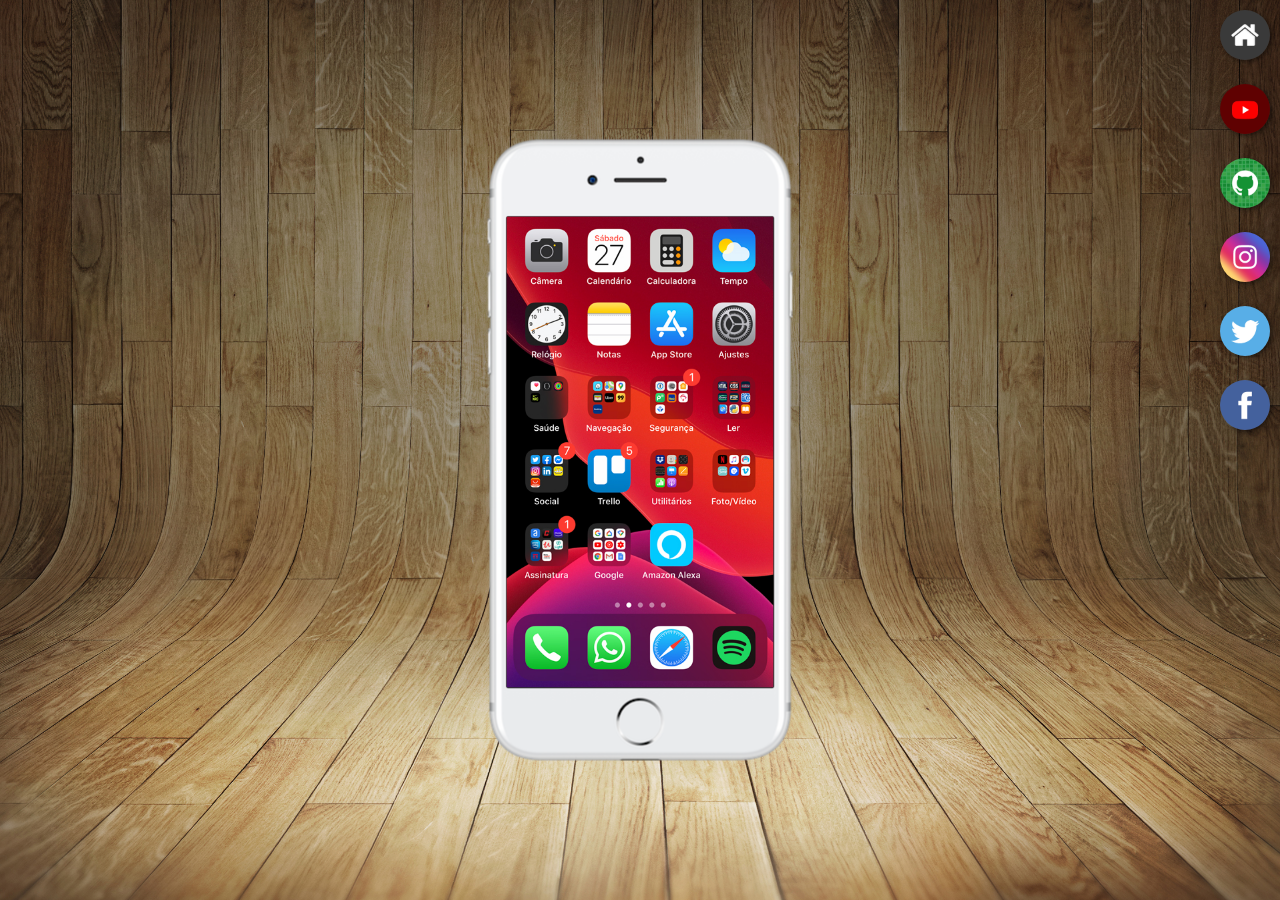
<file: index.html>
<!DOCTYPE html>
<html lang="pt-br">
<head>
    <meta charset="UTF-8">
    <meta http-equiv="X-UA-Compatible" content="IE=edge">
    <meta name="viewport" content="width=device-width, initial-scale=1.0">
    <title>Projeto Redes Sociais</title>
    <link rel="shortcut icon" href="imagens/favicon.ico" type="image/x-icon">
    <link rel="stylesheet" href="estilos/style.css">
</head>
<body>
    <main>
        <section id="telefone">
            <iframe src="home.html" name="tela" id="tela" frameborder="0">
                Seu navegador não é compatível
            </iframe>
        </section>
        <section id="redes-sociais">
            <a href="home.html" target="tela"><img src="imagens/logo-home.jpg" alt="Home"></a><br>
            <a href="youtube.html" target="tela"><img src="imagens/logo-youtube.jpg" alt=""></a><br>
            <a href="github.html" target="tela"><img src="imagens/logo-github.jpg" alt=""></a><br>
            <a href="instagram.html" target="tela"><img src="imagens/logo-instagram.jpg" alt=""></a><br>
            <a href="twitter.html" target="tela"><img src="imagens/logo-twitter.jpg" alt=""></a><br>
            <a href="facebook.html" target="tela"><img src="imagens/logo-facebook.jpg" alt=""></a><br>
        </section>
    </main>
</body>
</html>
</file>
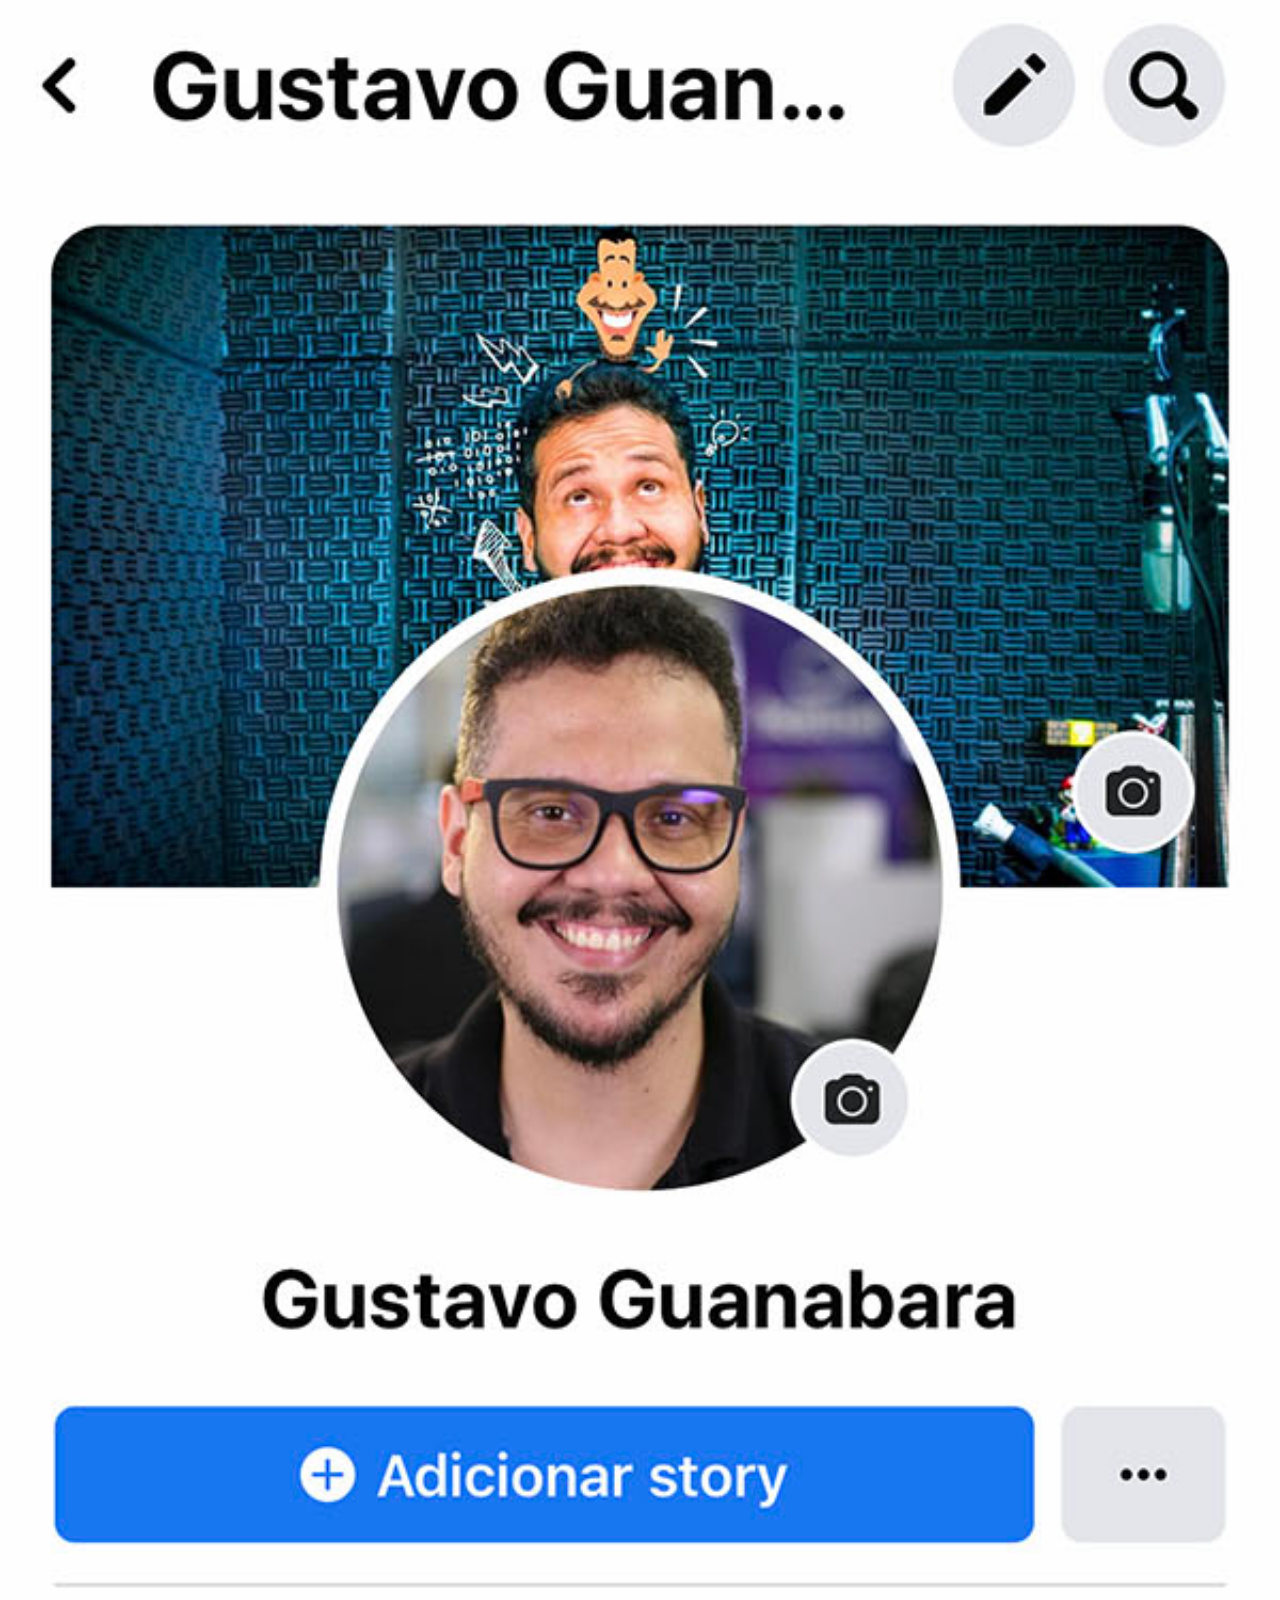
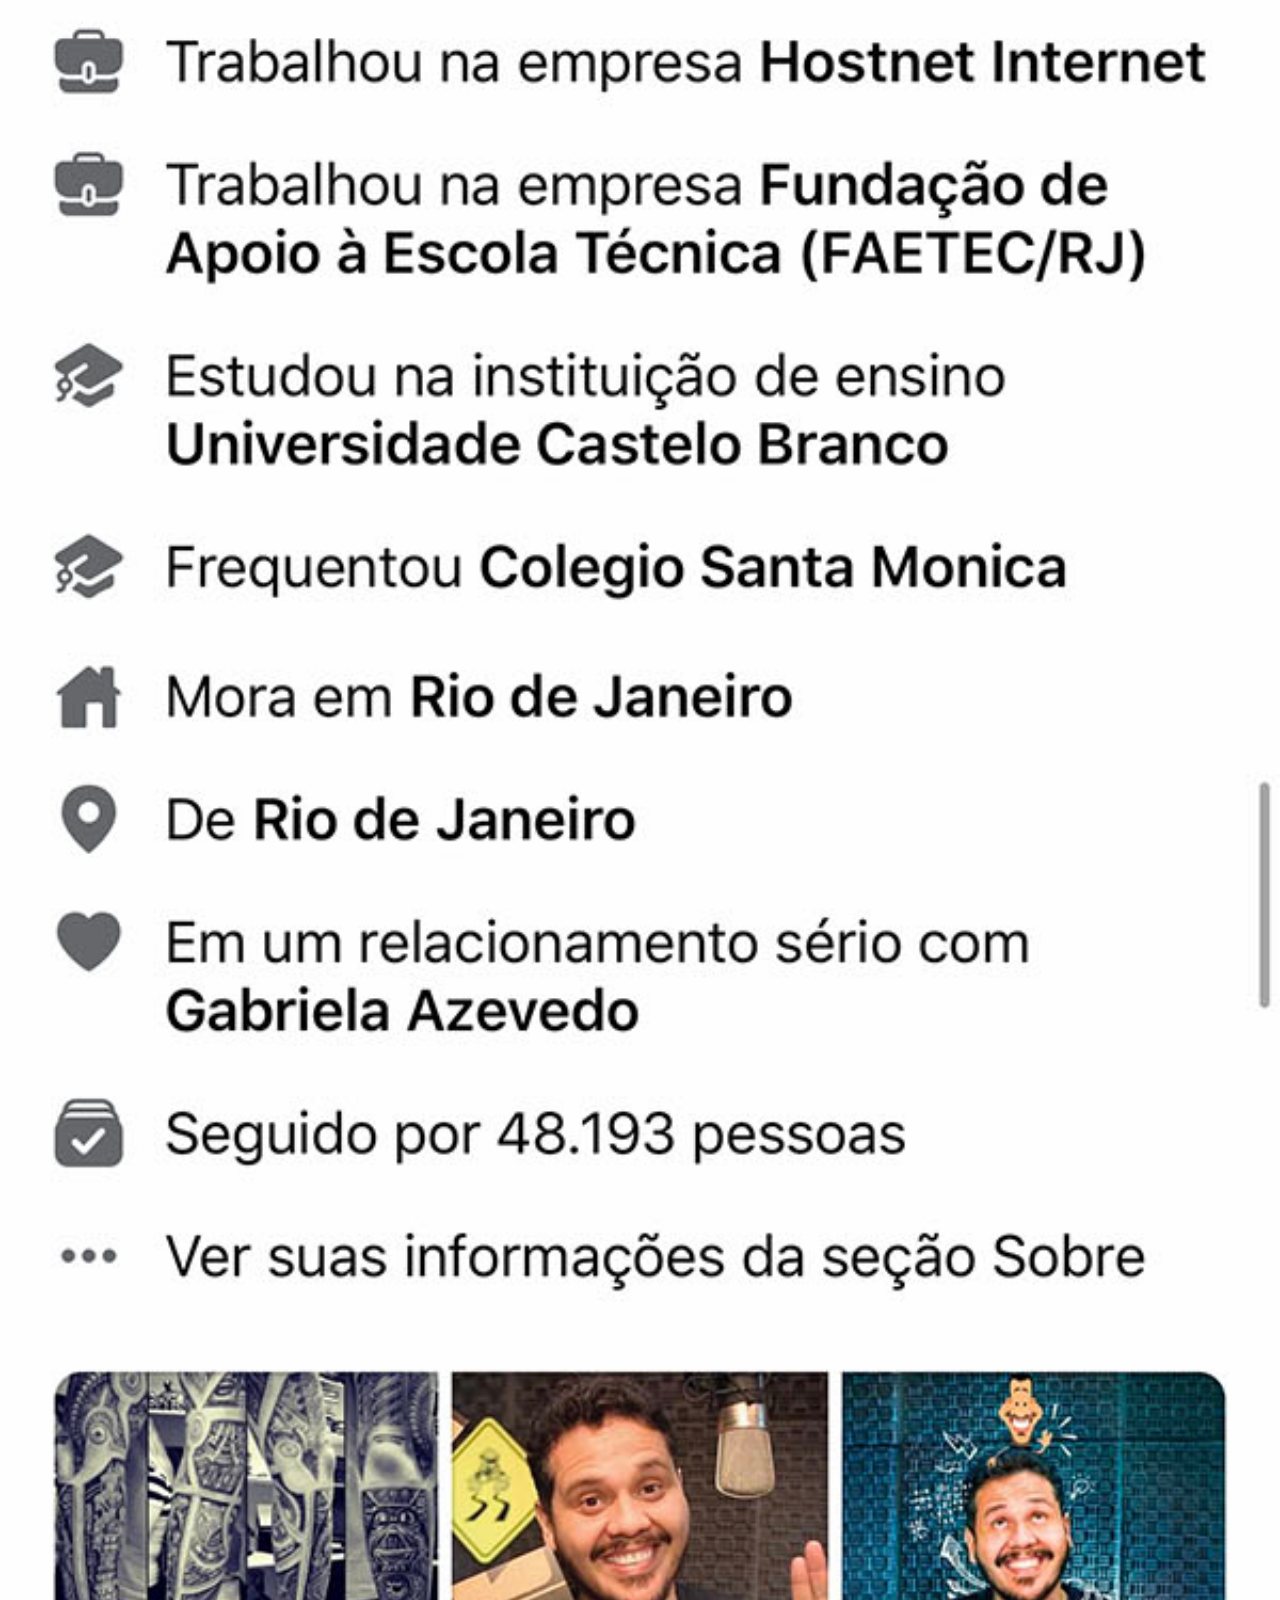
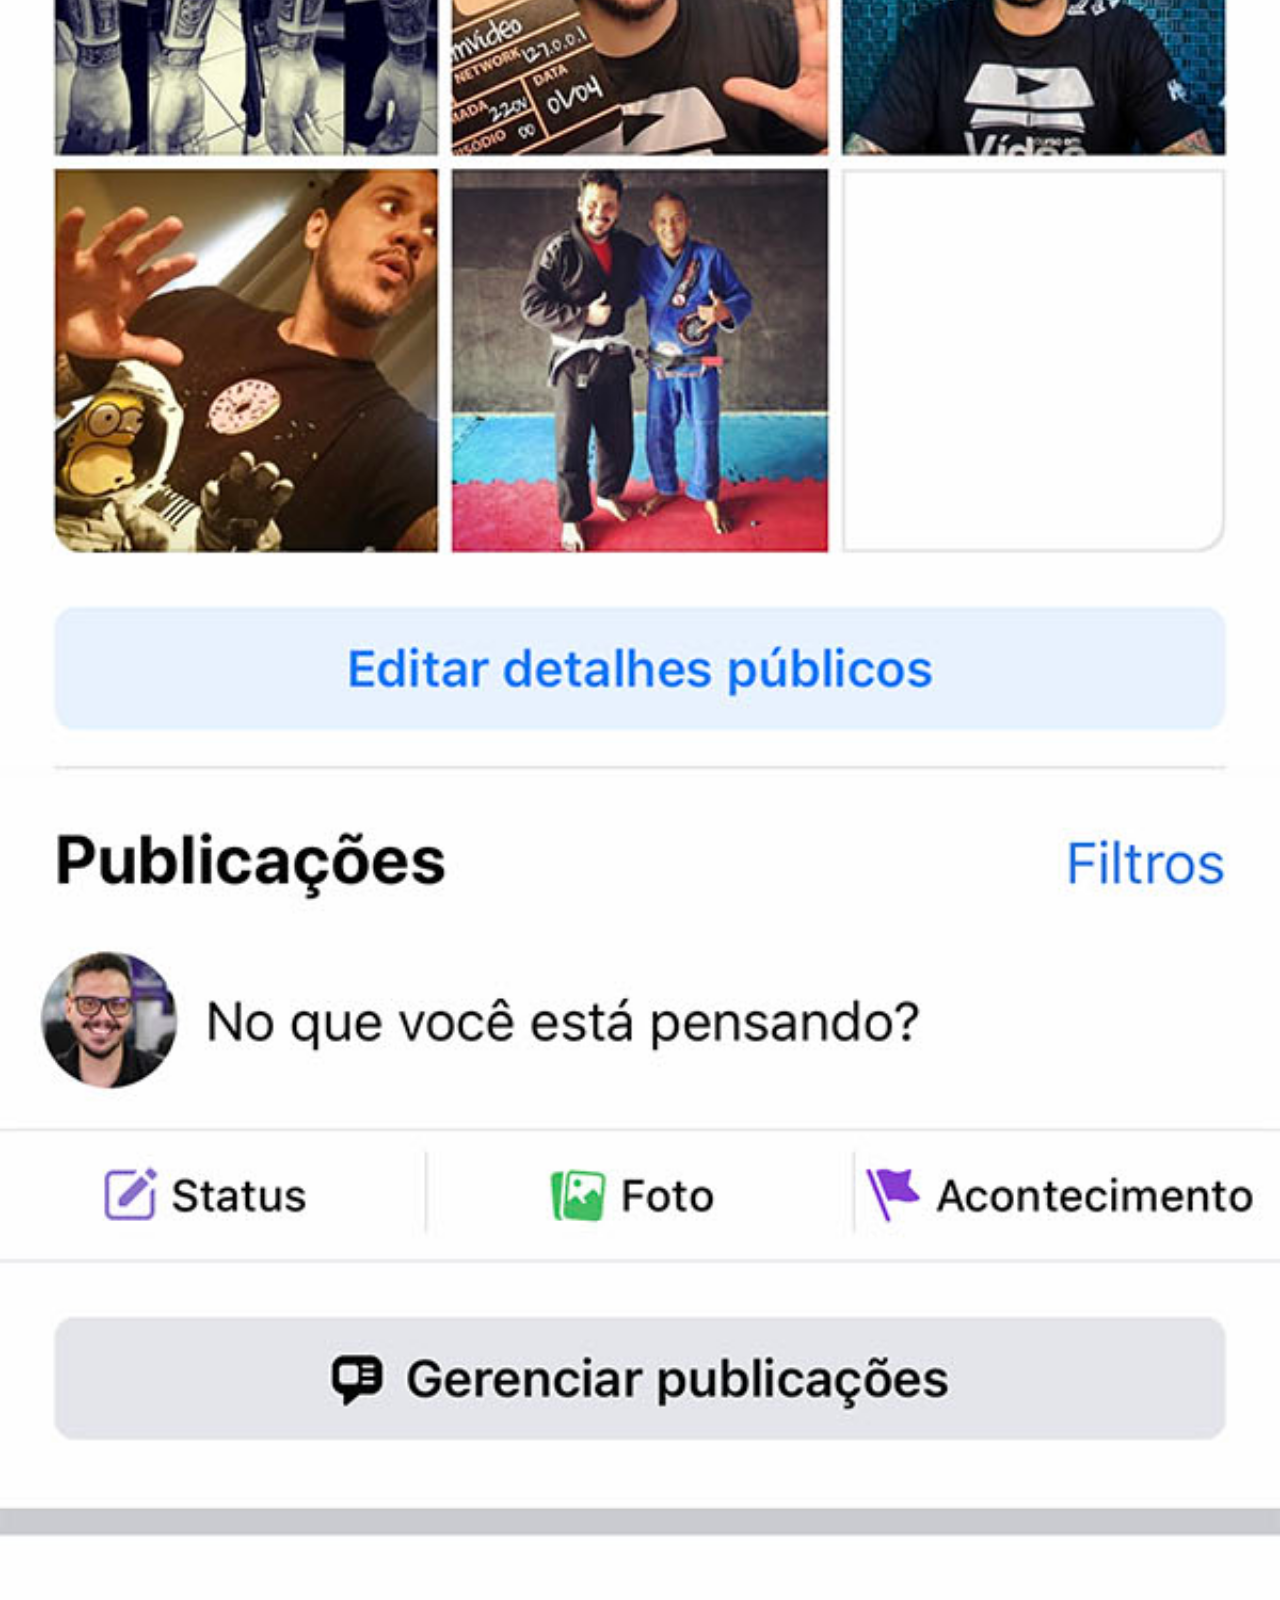
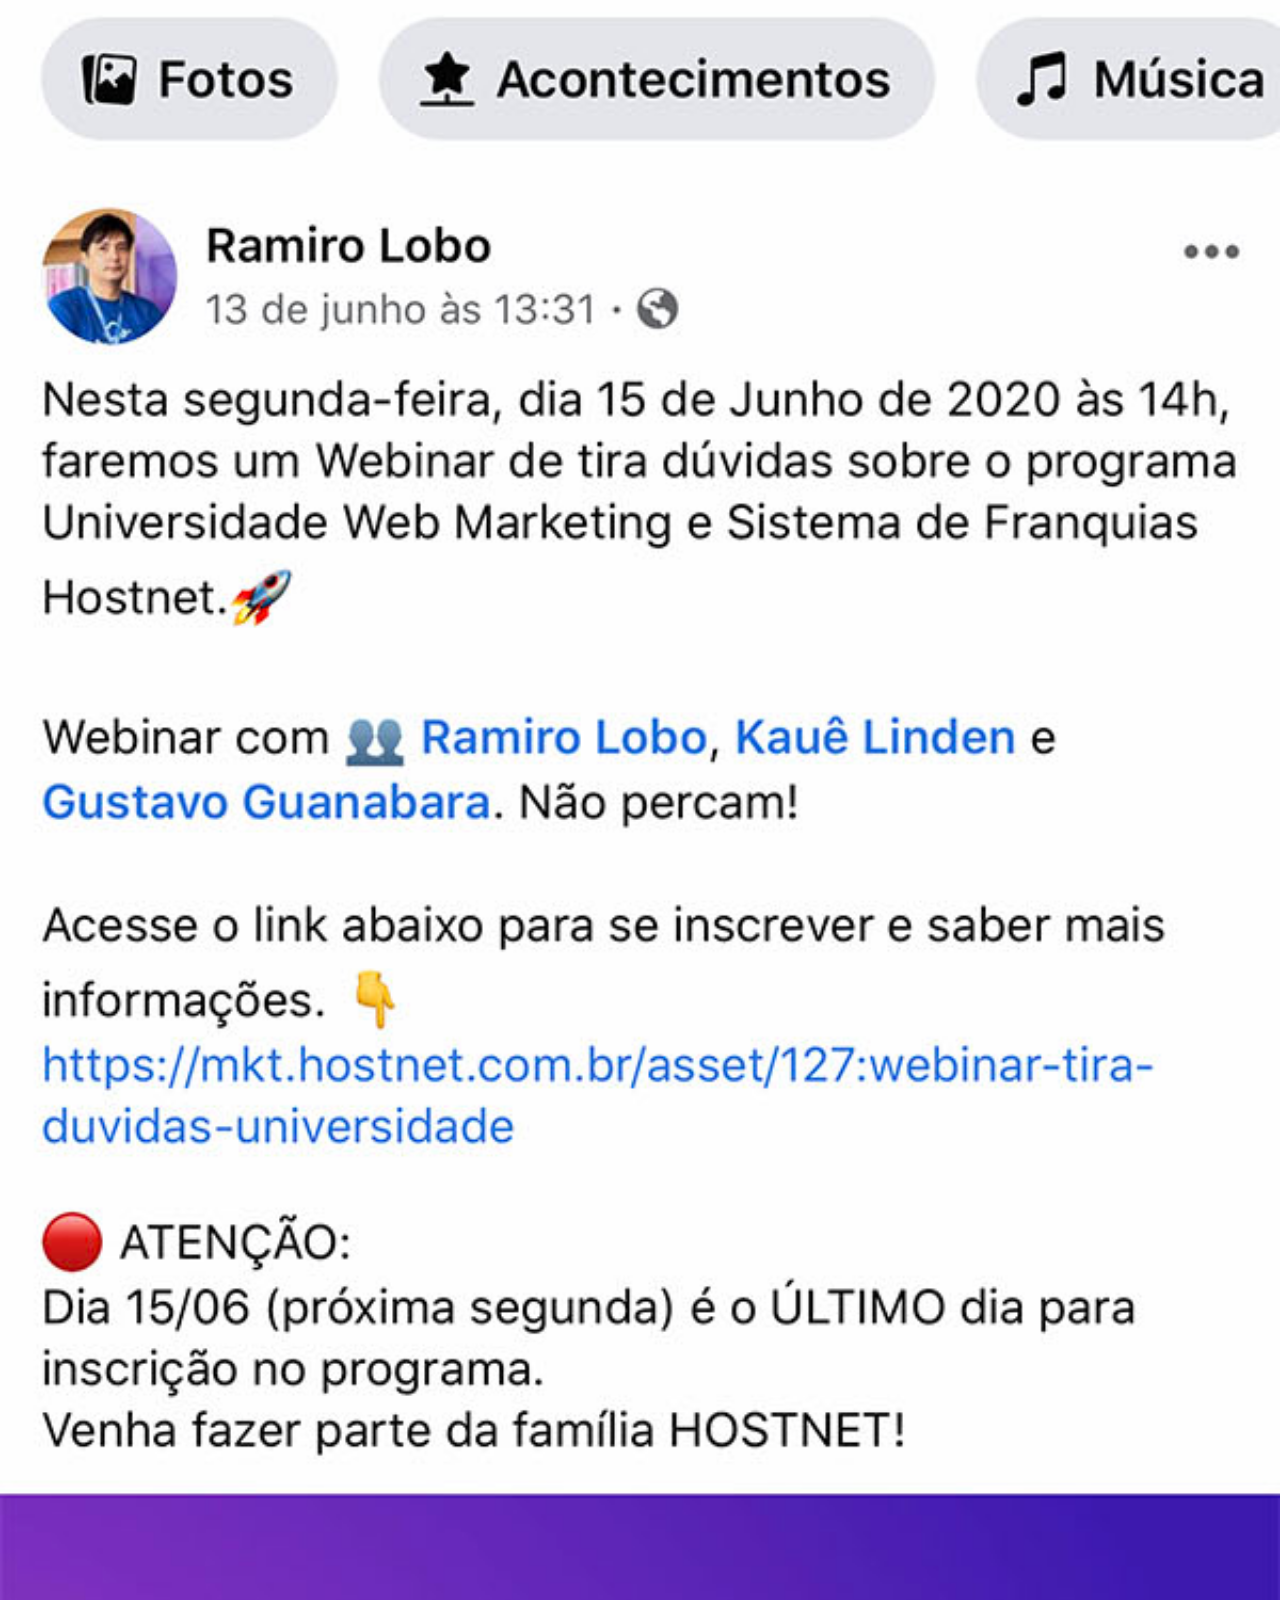
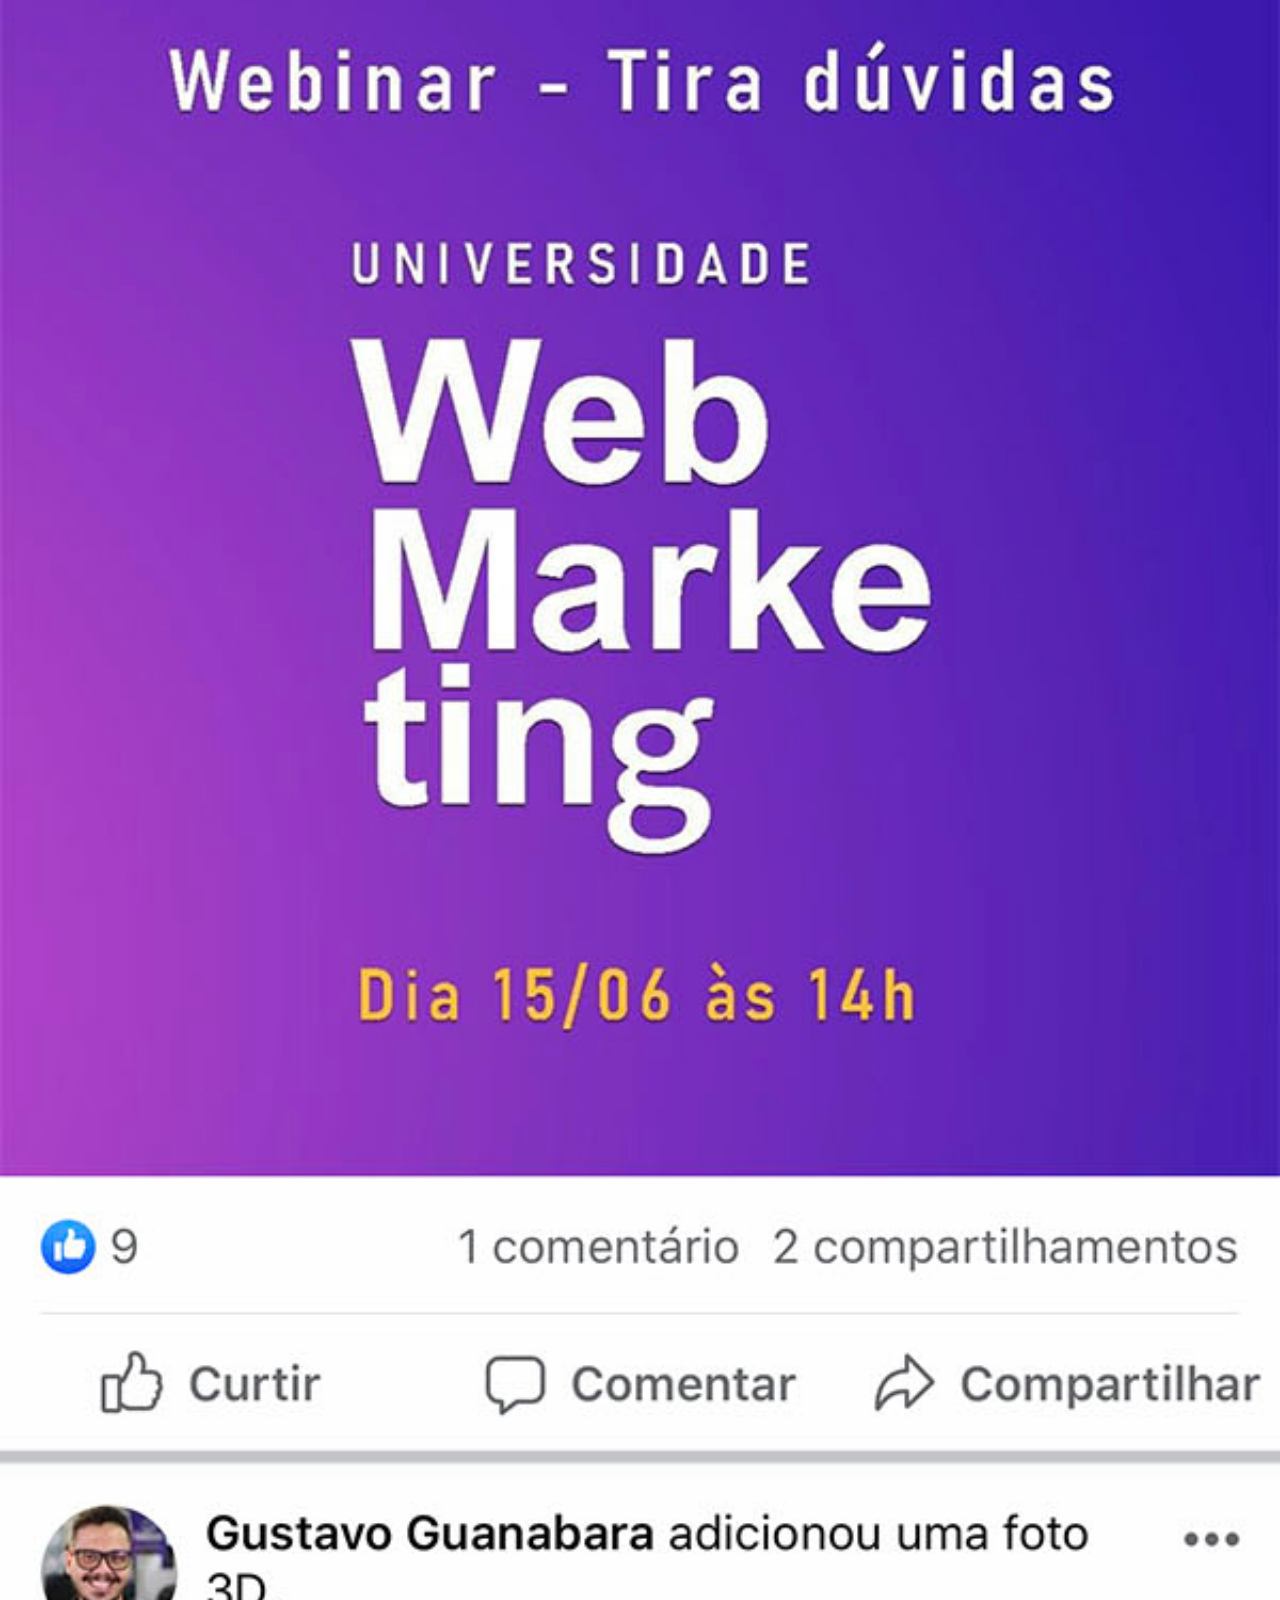
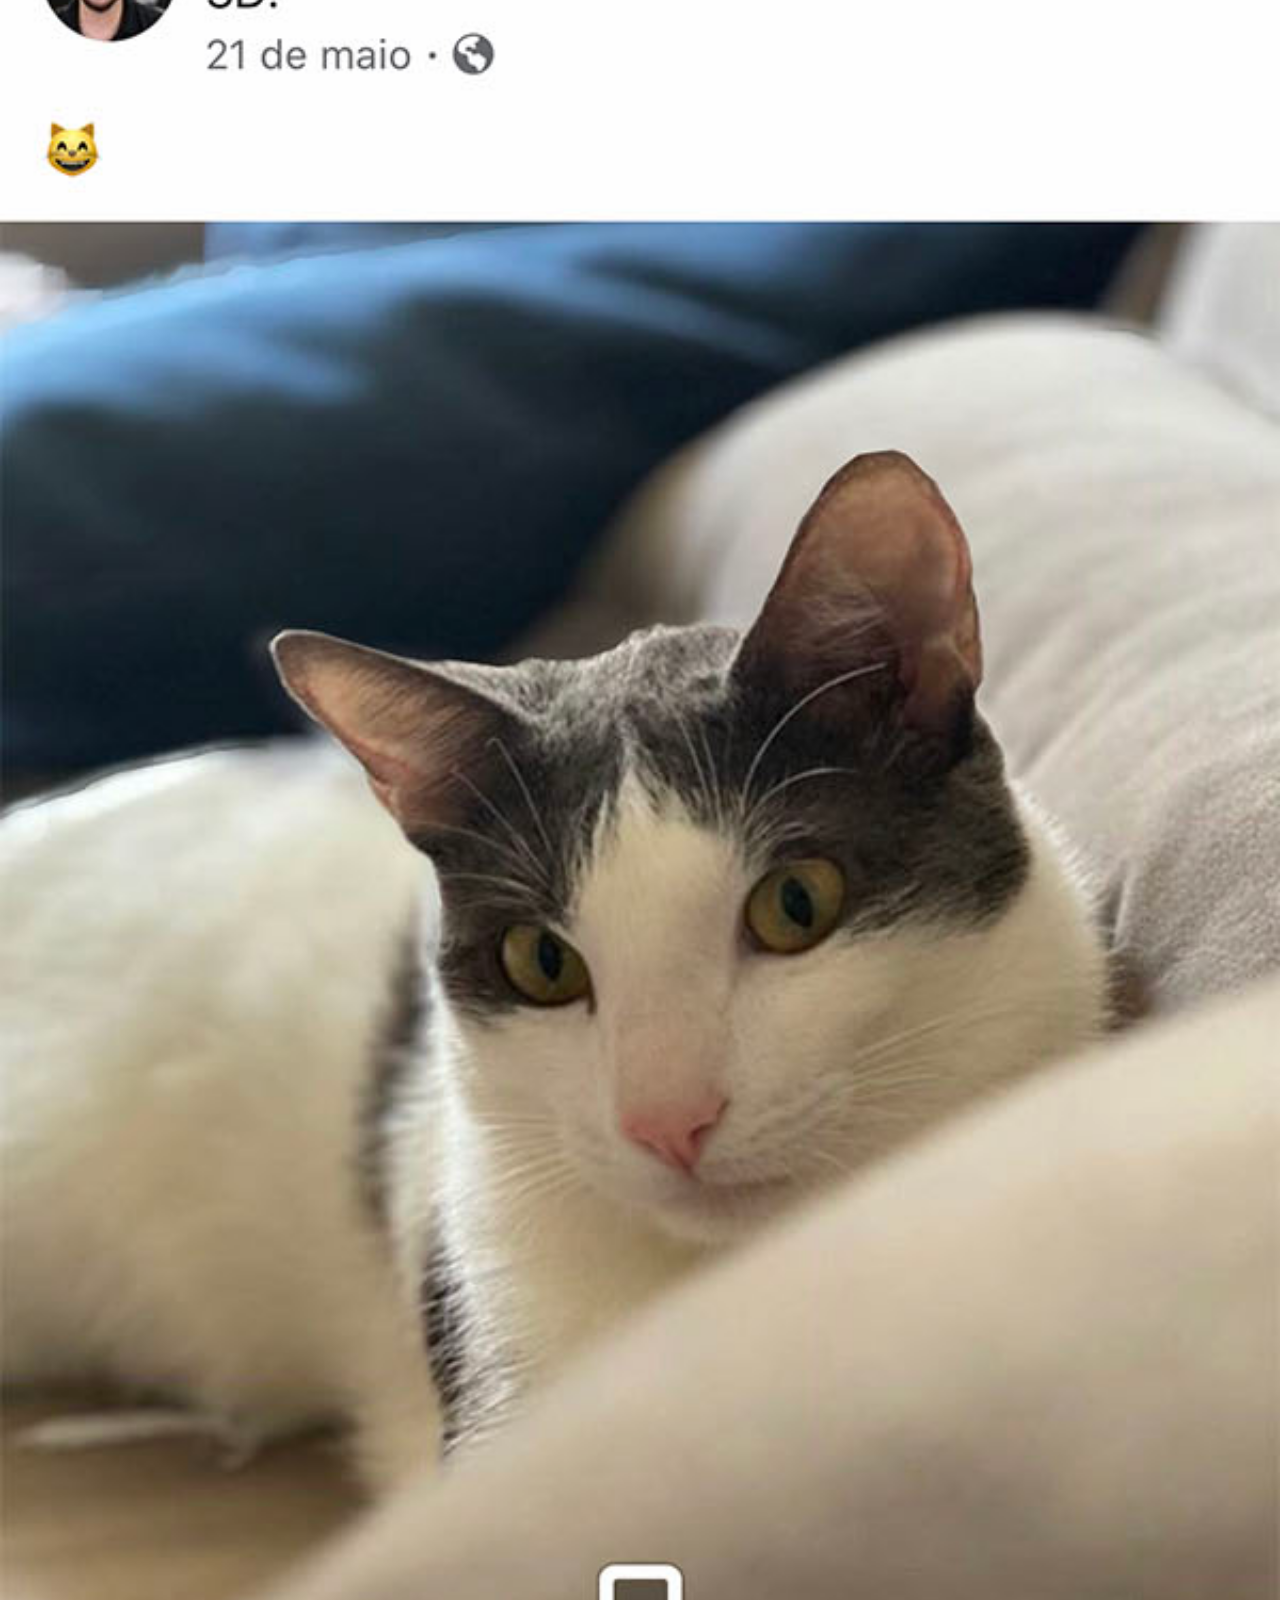
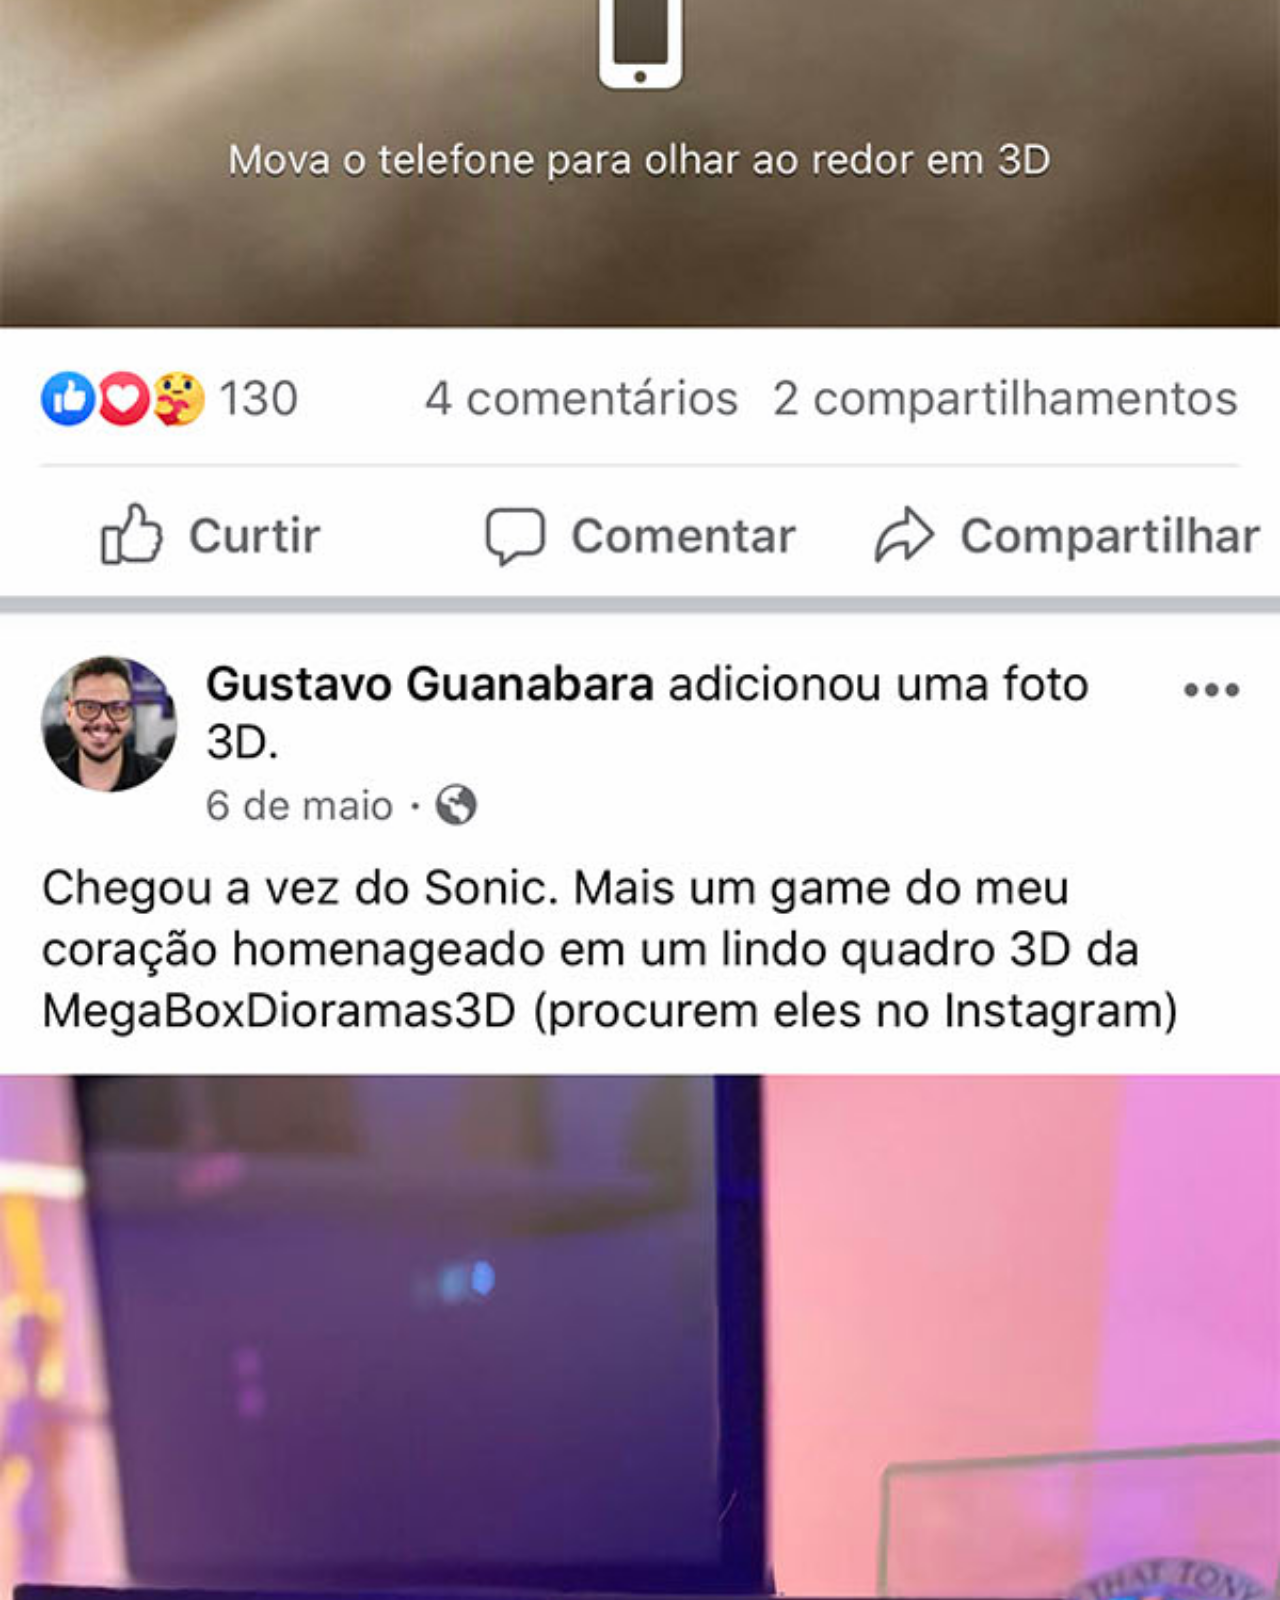
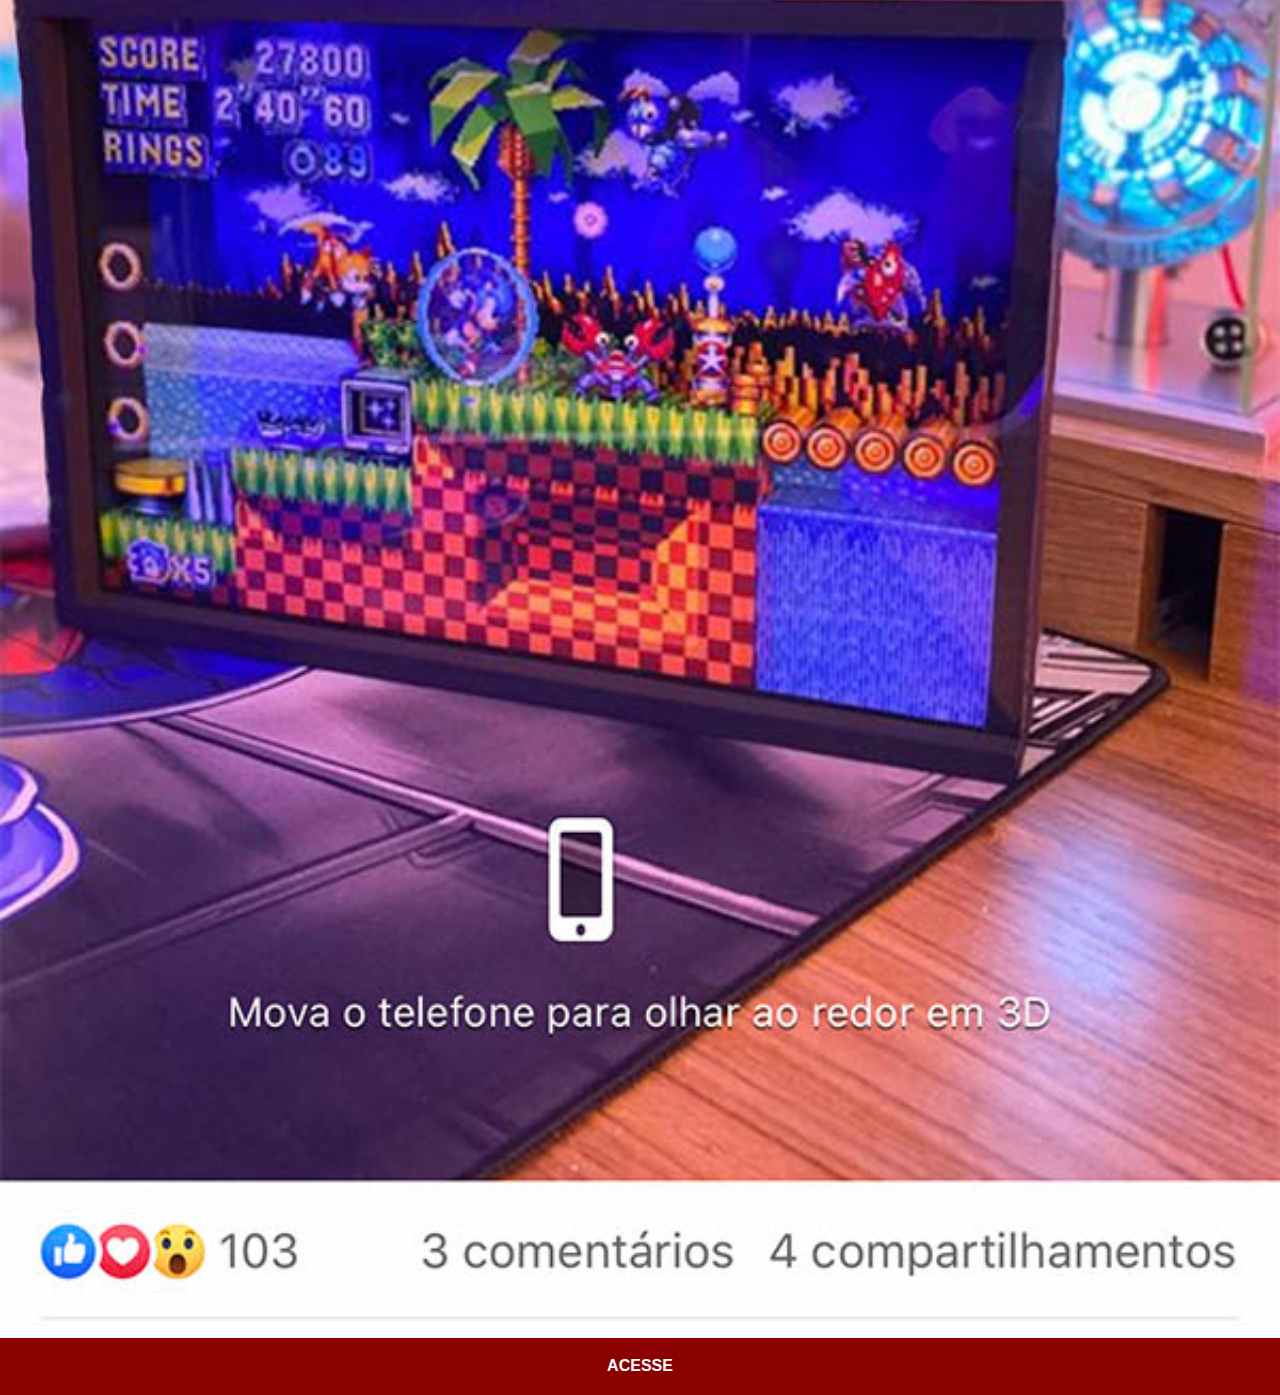
<file: facebook.html>
<!DOCTYPE html>
<html lang="pt-br">
<head>
    <meta charset="UTF-8">
    <meta http-equiv="X-UA-Compatible" content="IE=edge">
    <meta name="viewport" content="width=device-width, initial-scale=1.0">
    <title>Facebook</title>
    <link rel="stylesheet" href="estilos/social.css">
   
</head>
<body>
    <img src="imagens/tela-facebook.jpg" alt="Youtube">
    <a href="https://www.facebook.com/gustavoguanabara" target="_blank">ACESSE</a>
</body>
</html>
</file>
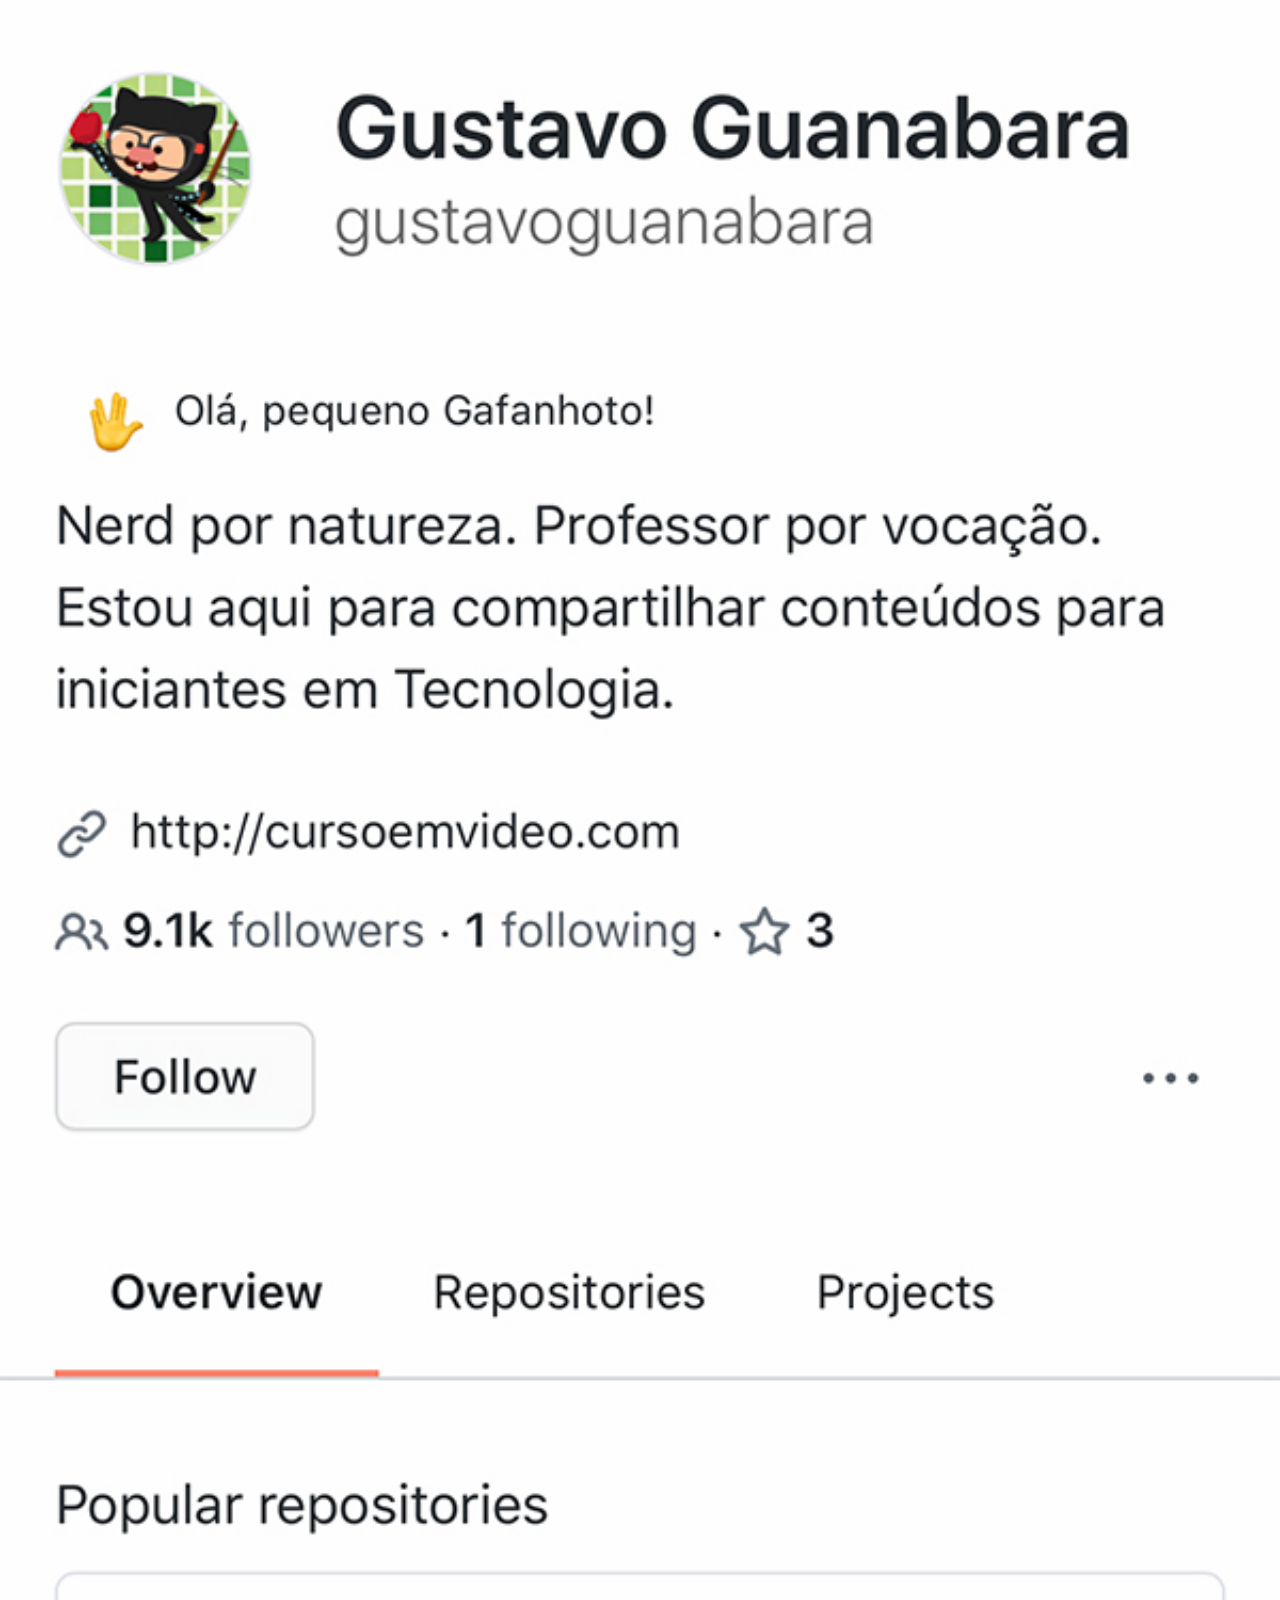
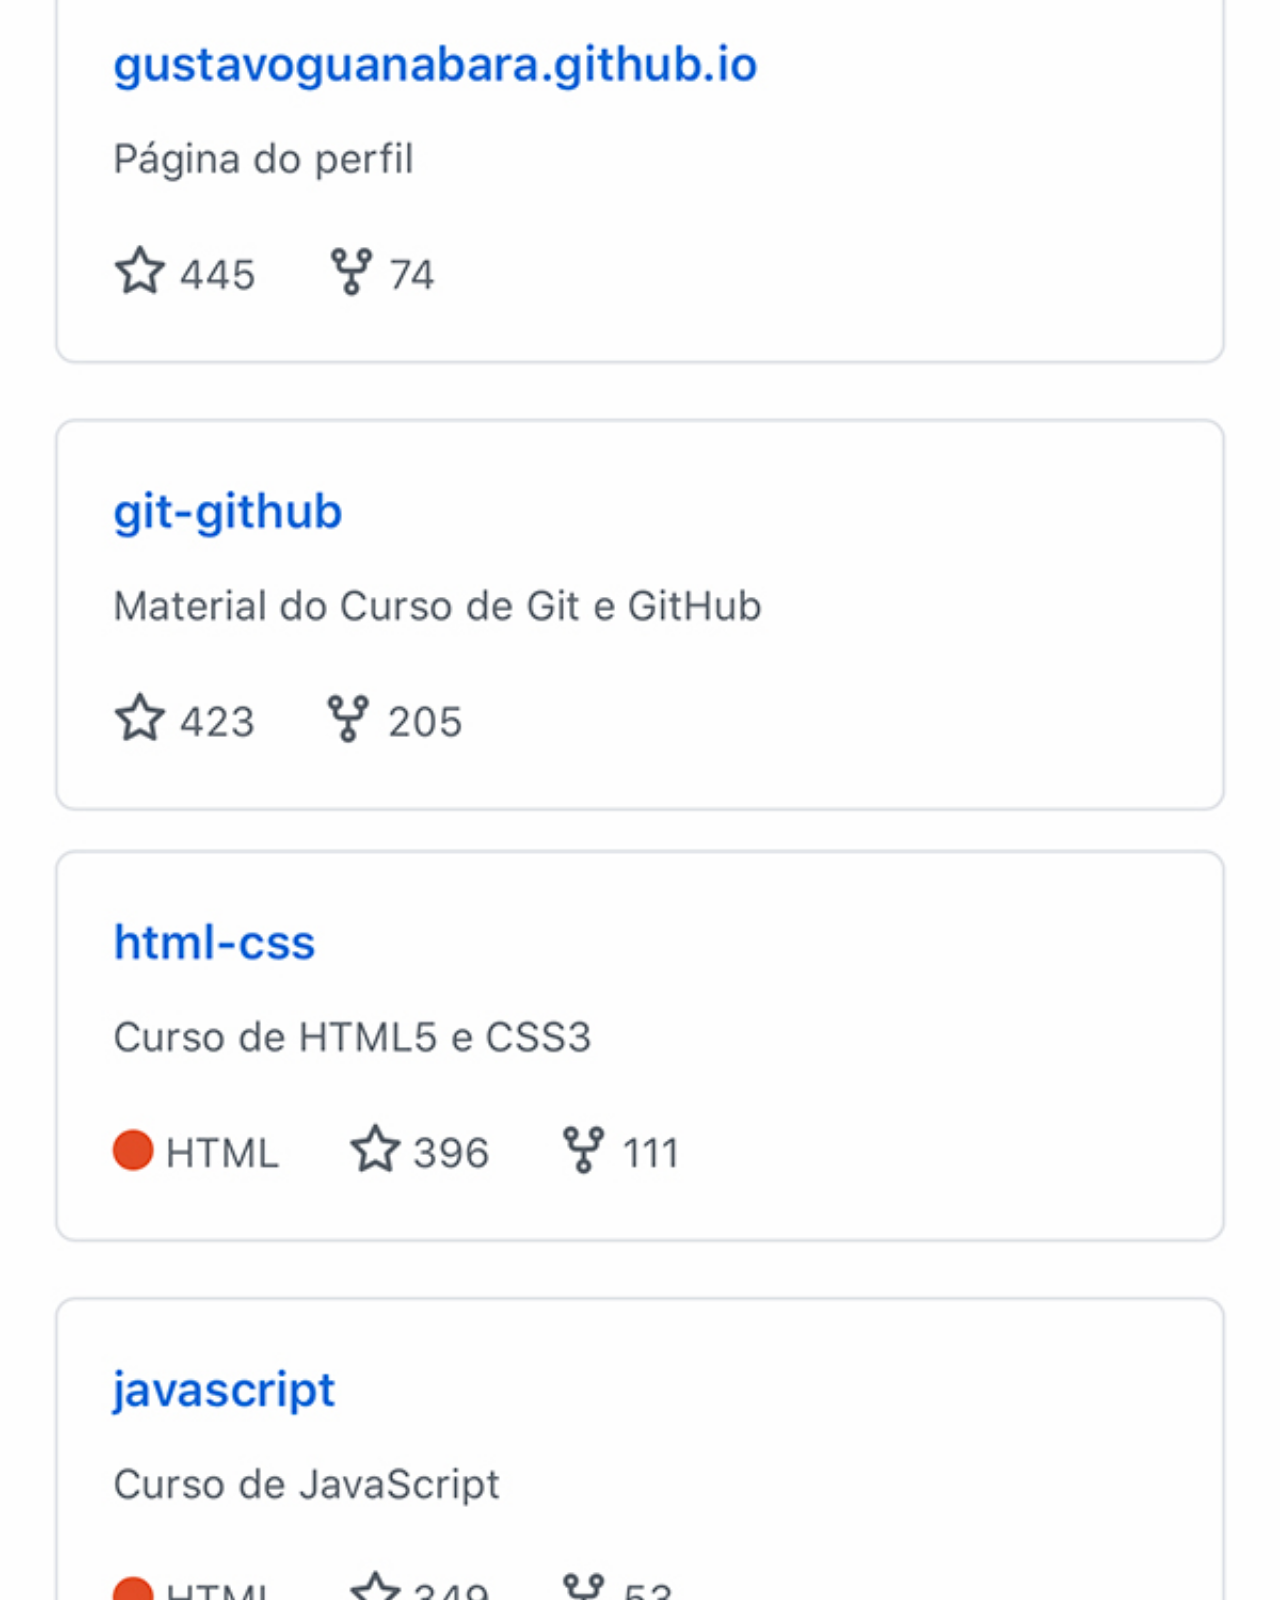
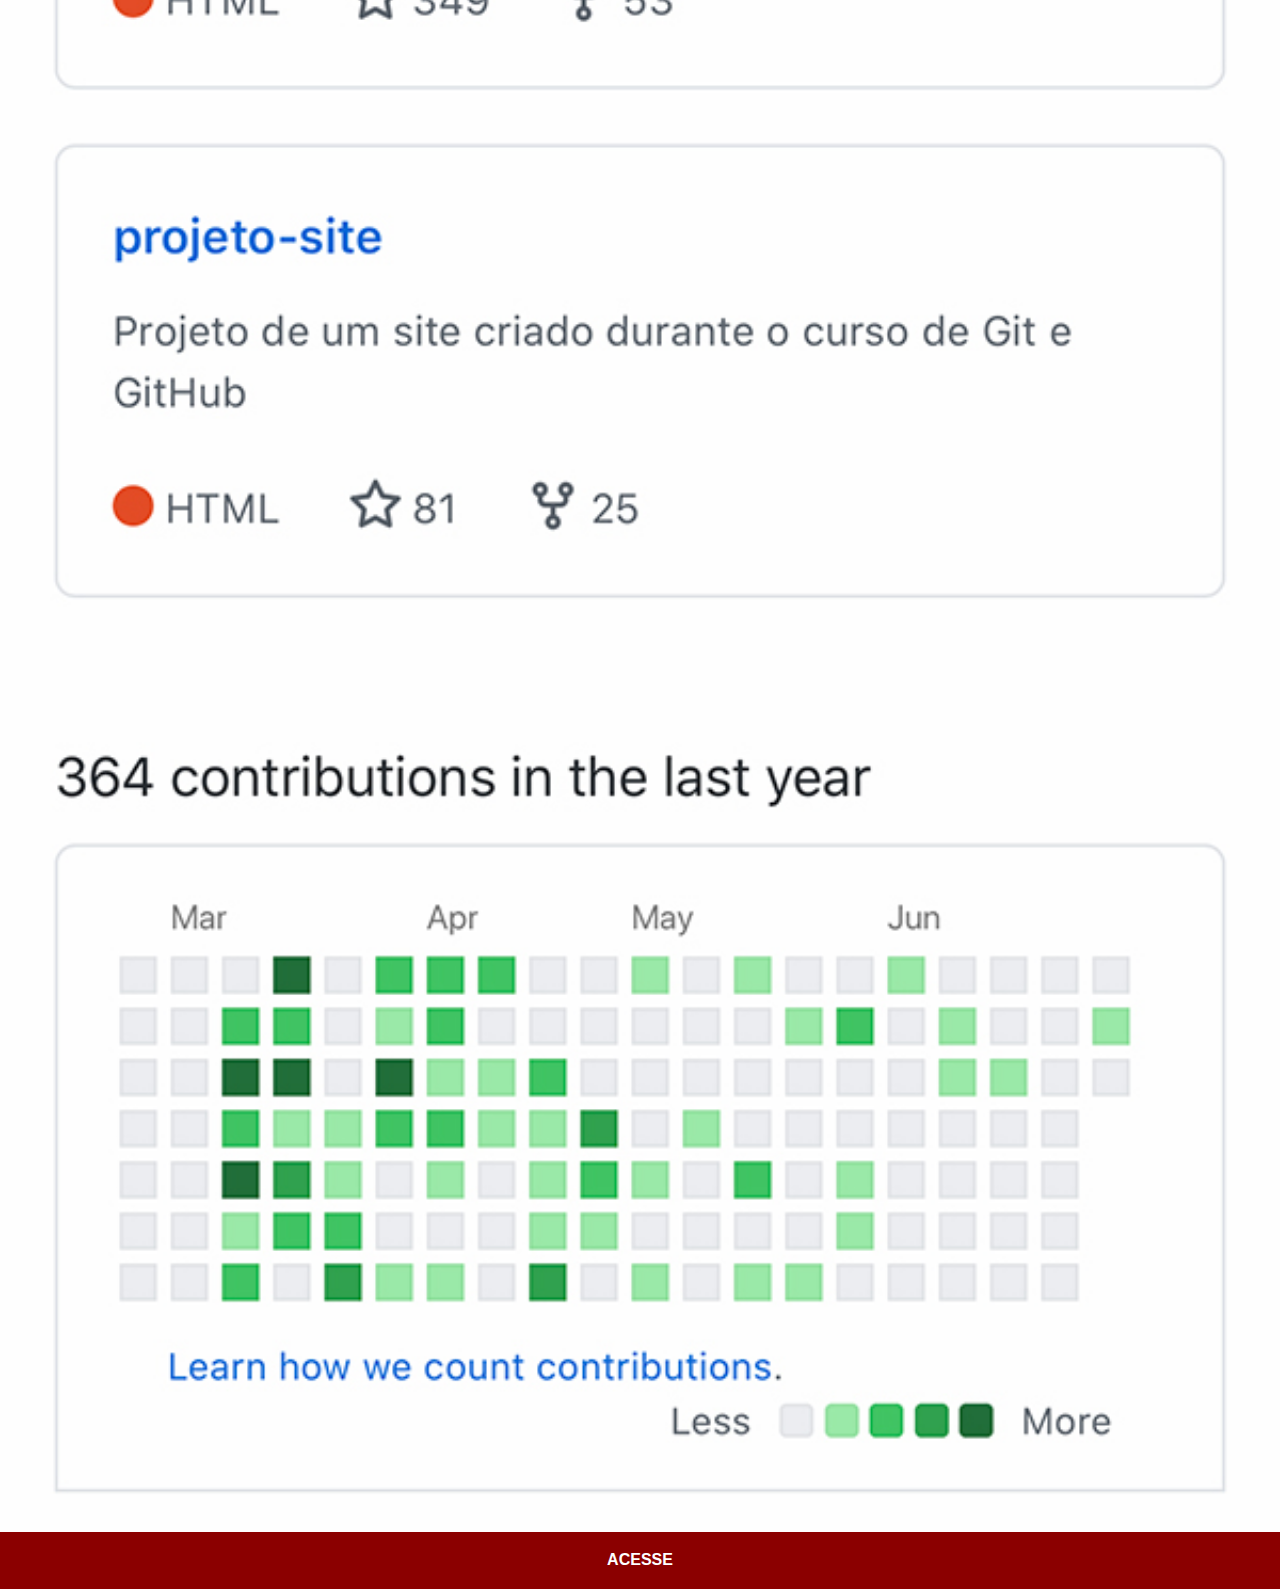
<file: github.html>
<!DOCTYPE html>
<html lang="pt-br">
<head>
    <meta charset="UTF-8">
    <meta http-equiv="X-UA-Compatible" content="IE=edge">
    <meta name="viewport" content="width=device-width, initial-scale=1.0">
    <title>GitHub</title>
    <link rel="stylesheet" href="estilos/social.css">
</head>
<body>
    <img src="imagens/tela-github.jpg" alt="Youtube">
    <a href="https://github.com/gustavoguanabara" target="_blank">ACESSE</a>
</body>
</html>
</file>
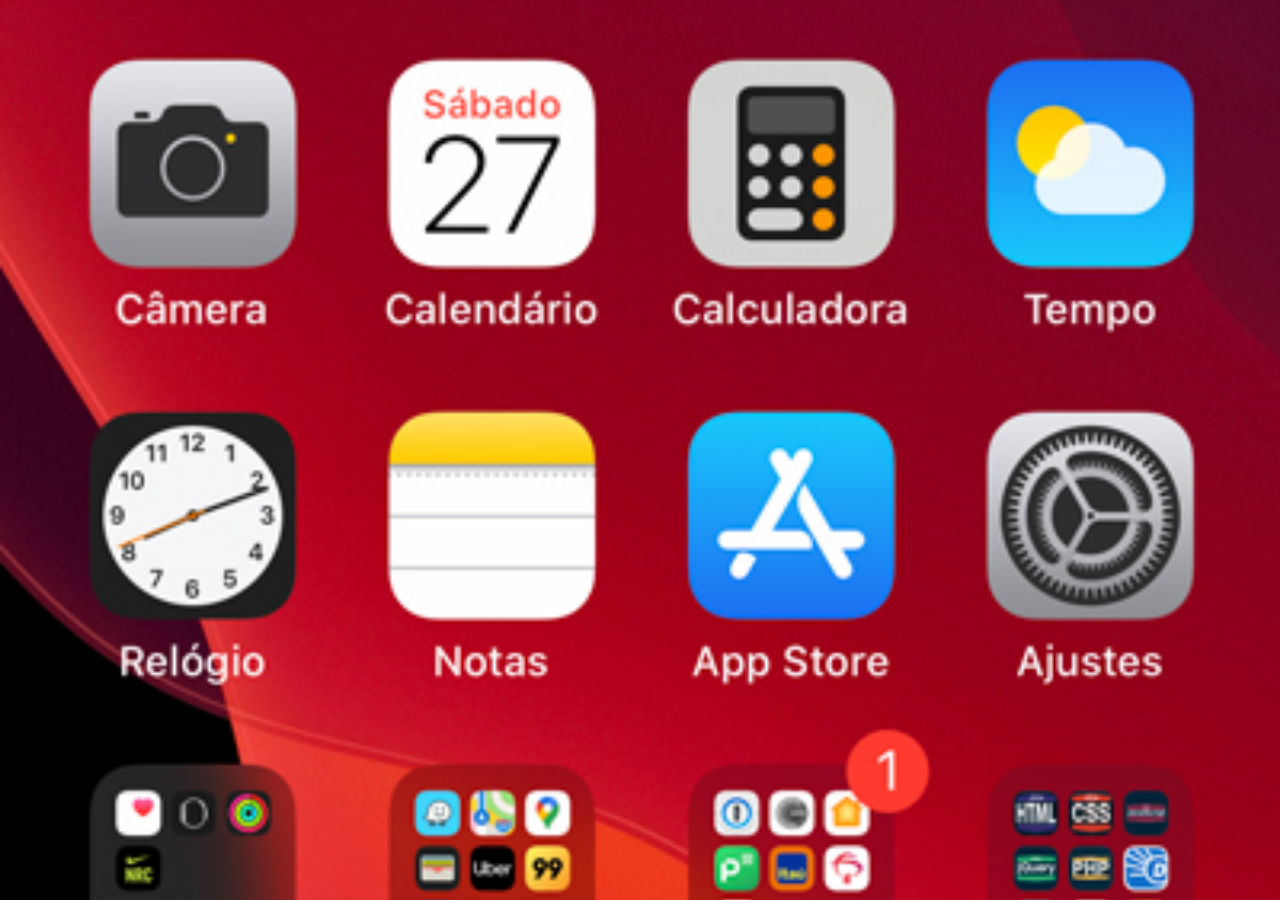
<file: home.html>
<!DOCTYPE html>
<html lang="pt-br">
<head>
    <meta charset="UTF-8">
    <meta http-equiv="X-UA-Compatible" content="IE=edge">
    <meta name="viewport" content="width=device-width, initial-scale=1.0">
    <title>Home</title>
   
</head>
<style>
    * {
        margin: 0px;
        padding: 0px;
    }

    body {
        background: black url(imagens/tela-home.jpg) no-repeat top center;
        height: 100vh;
        width: 100vw;
        background-size: cover;
    }
</style>
<body>
    
</body>
</html>
</file>
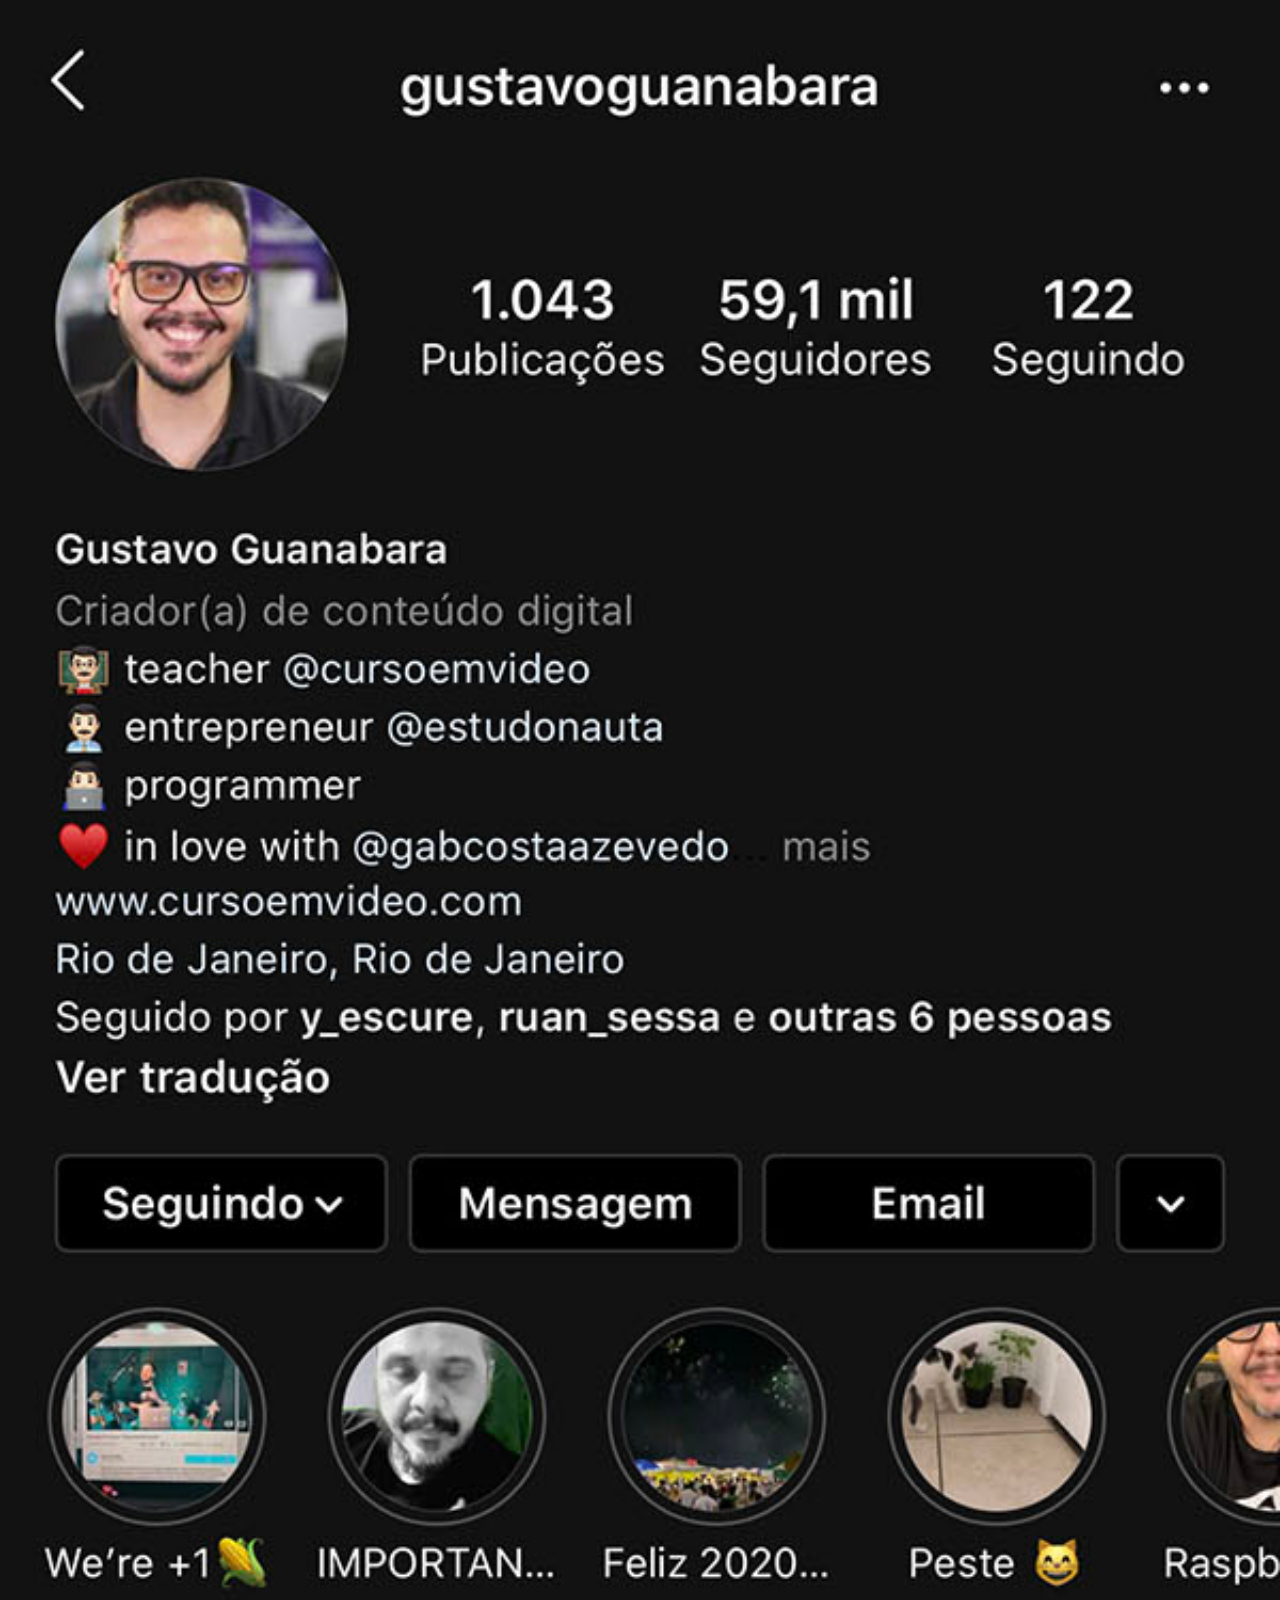
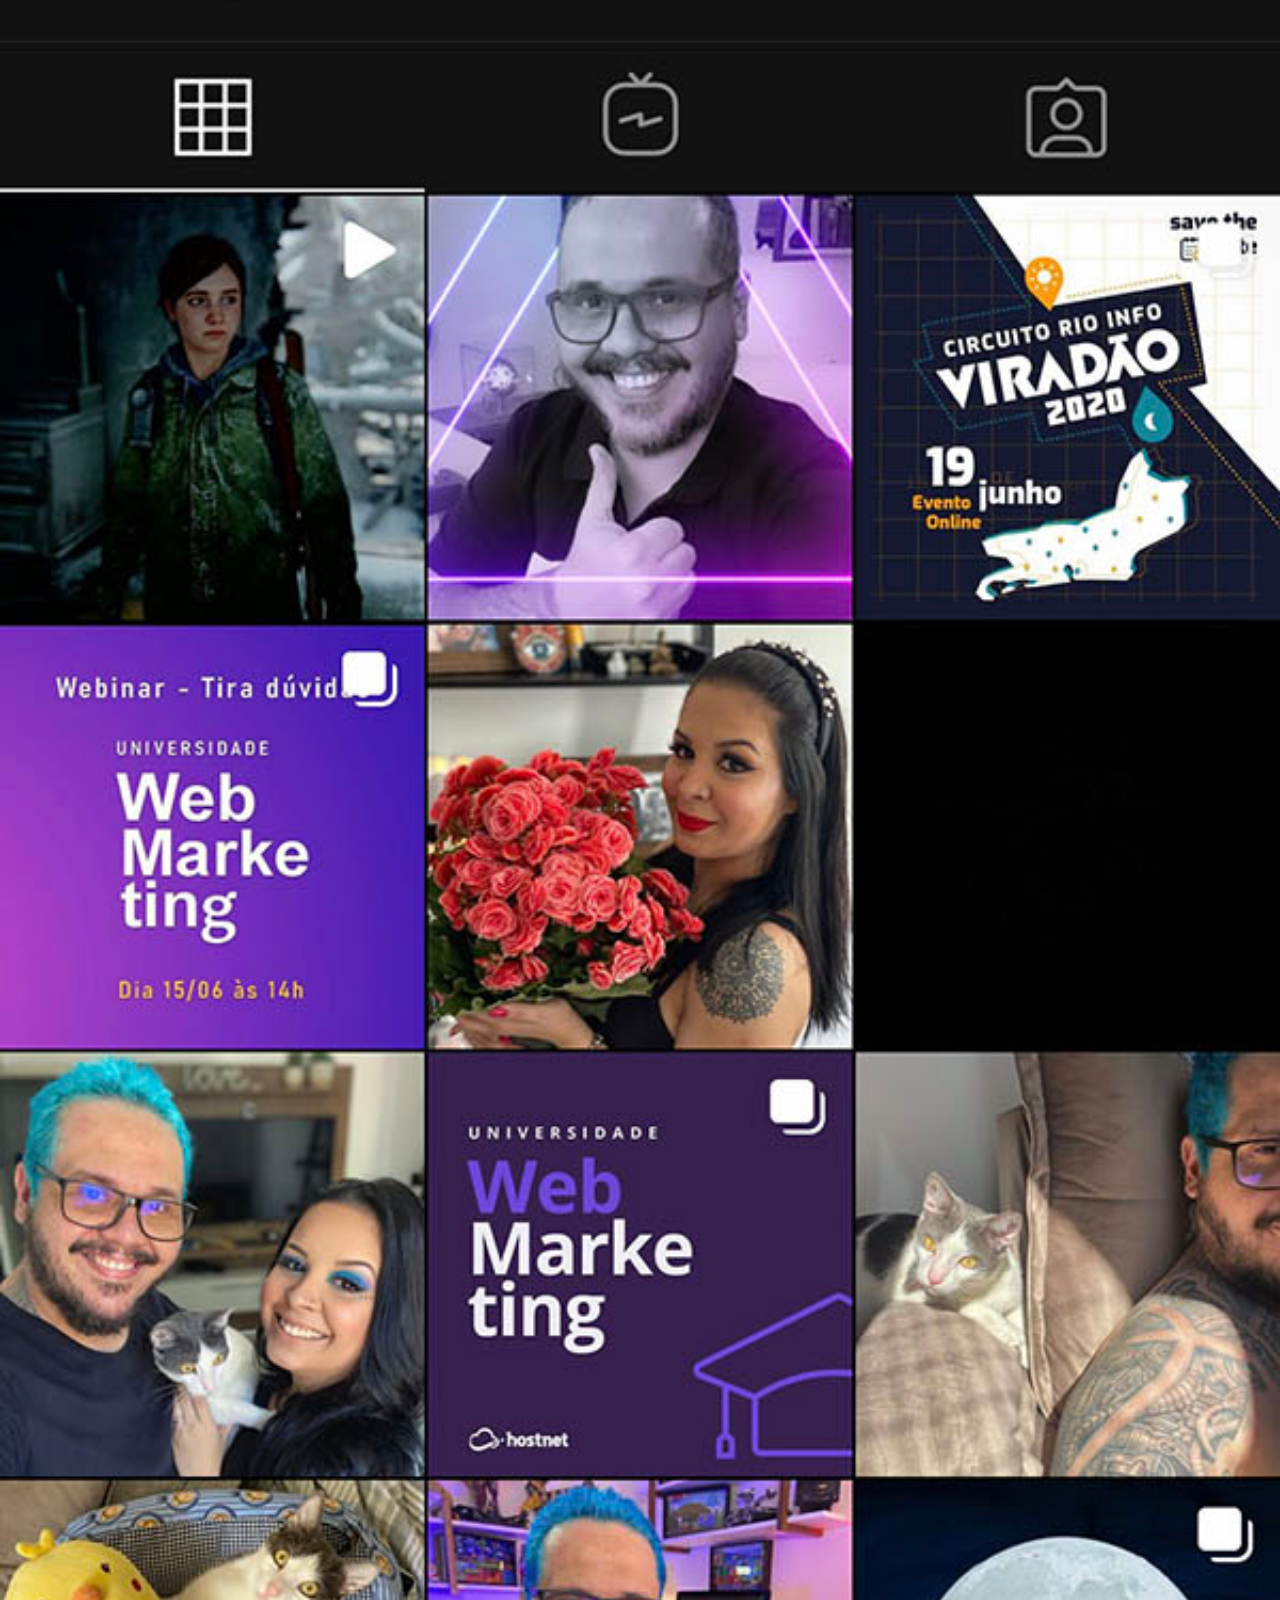
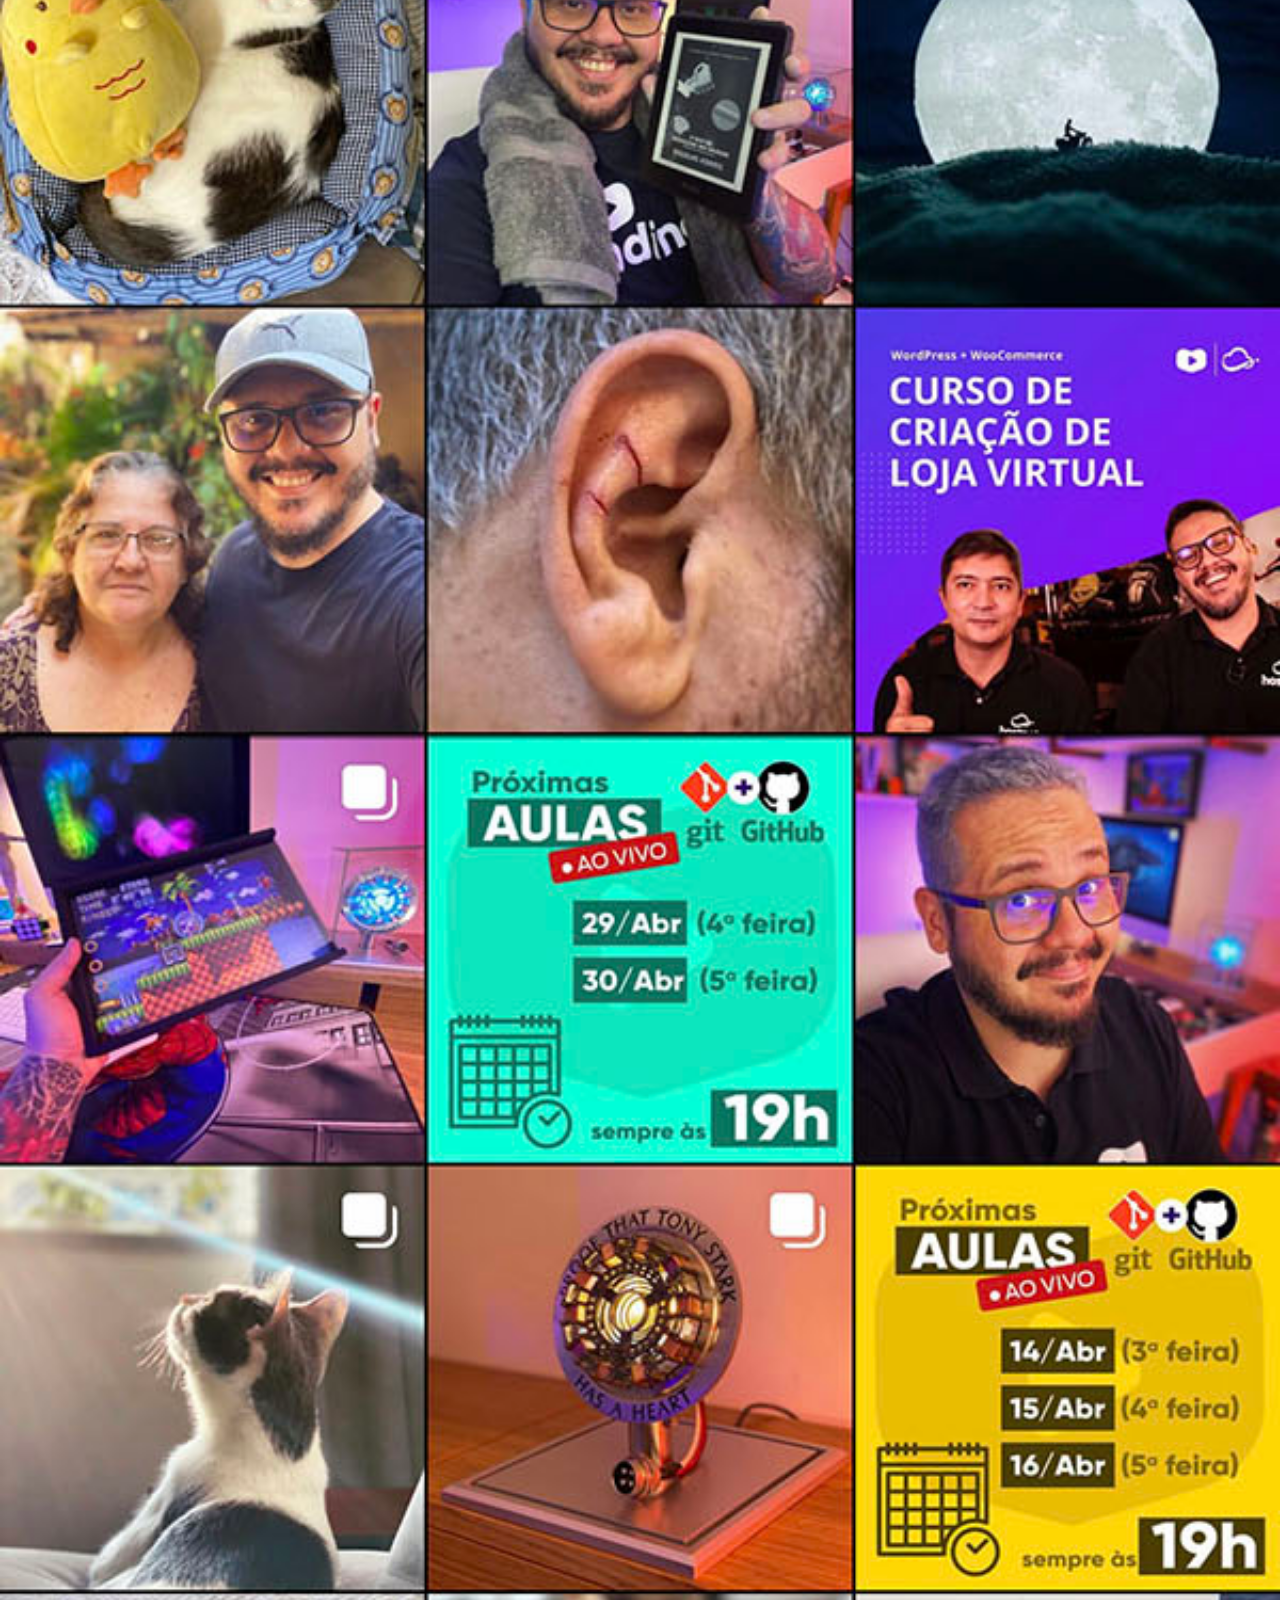
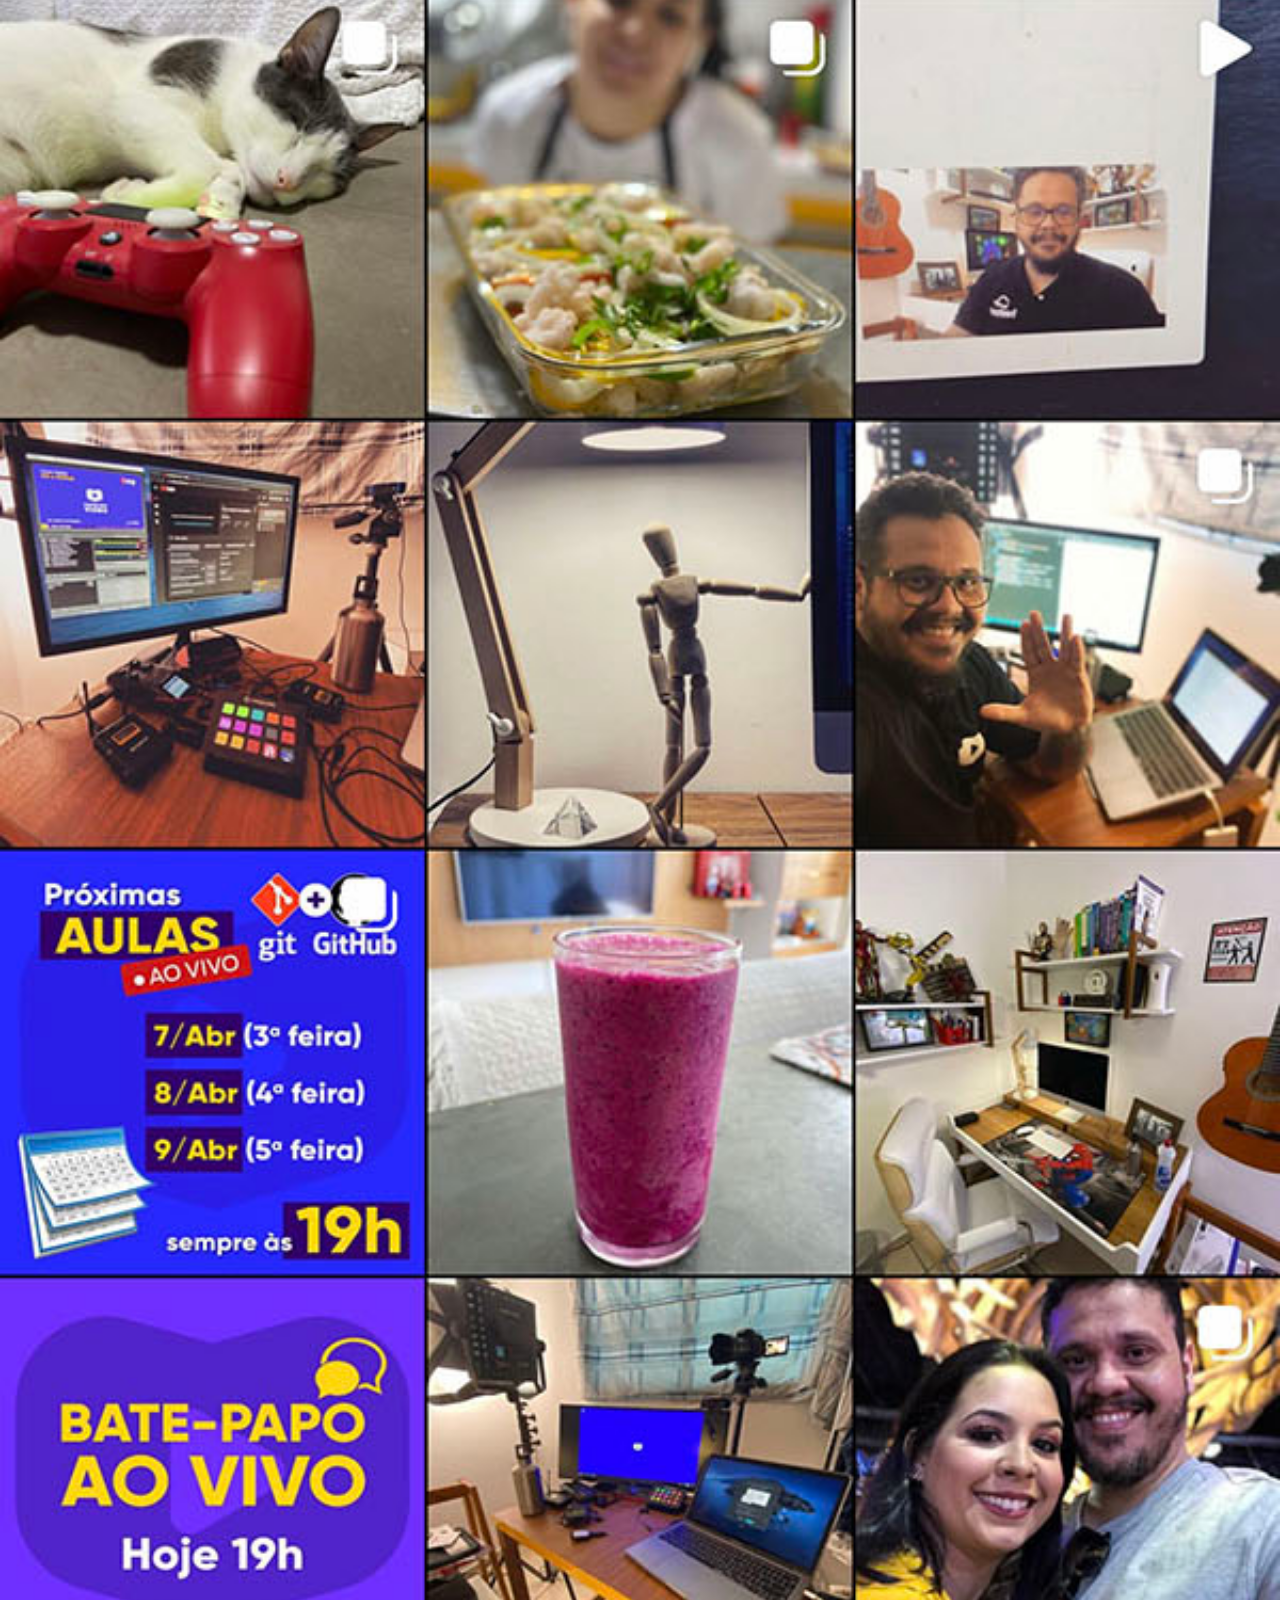
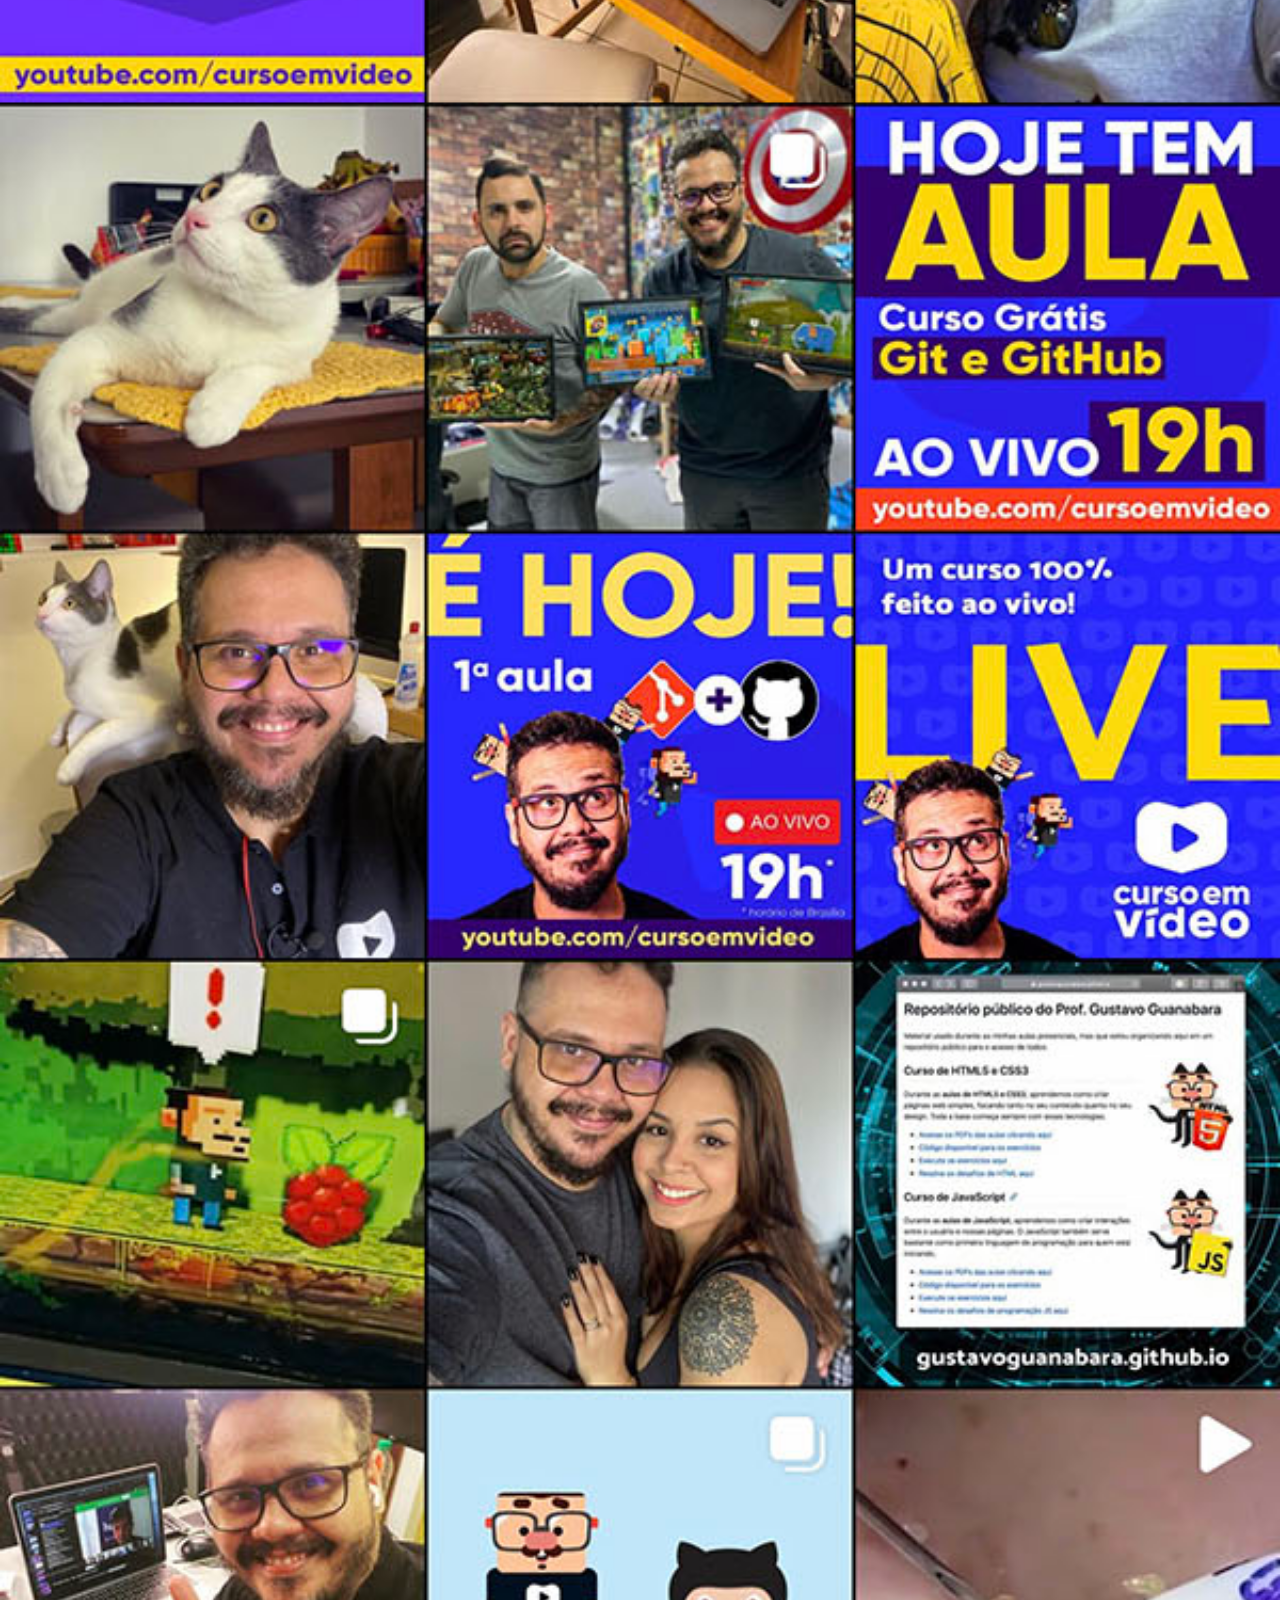
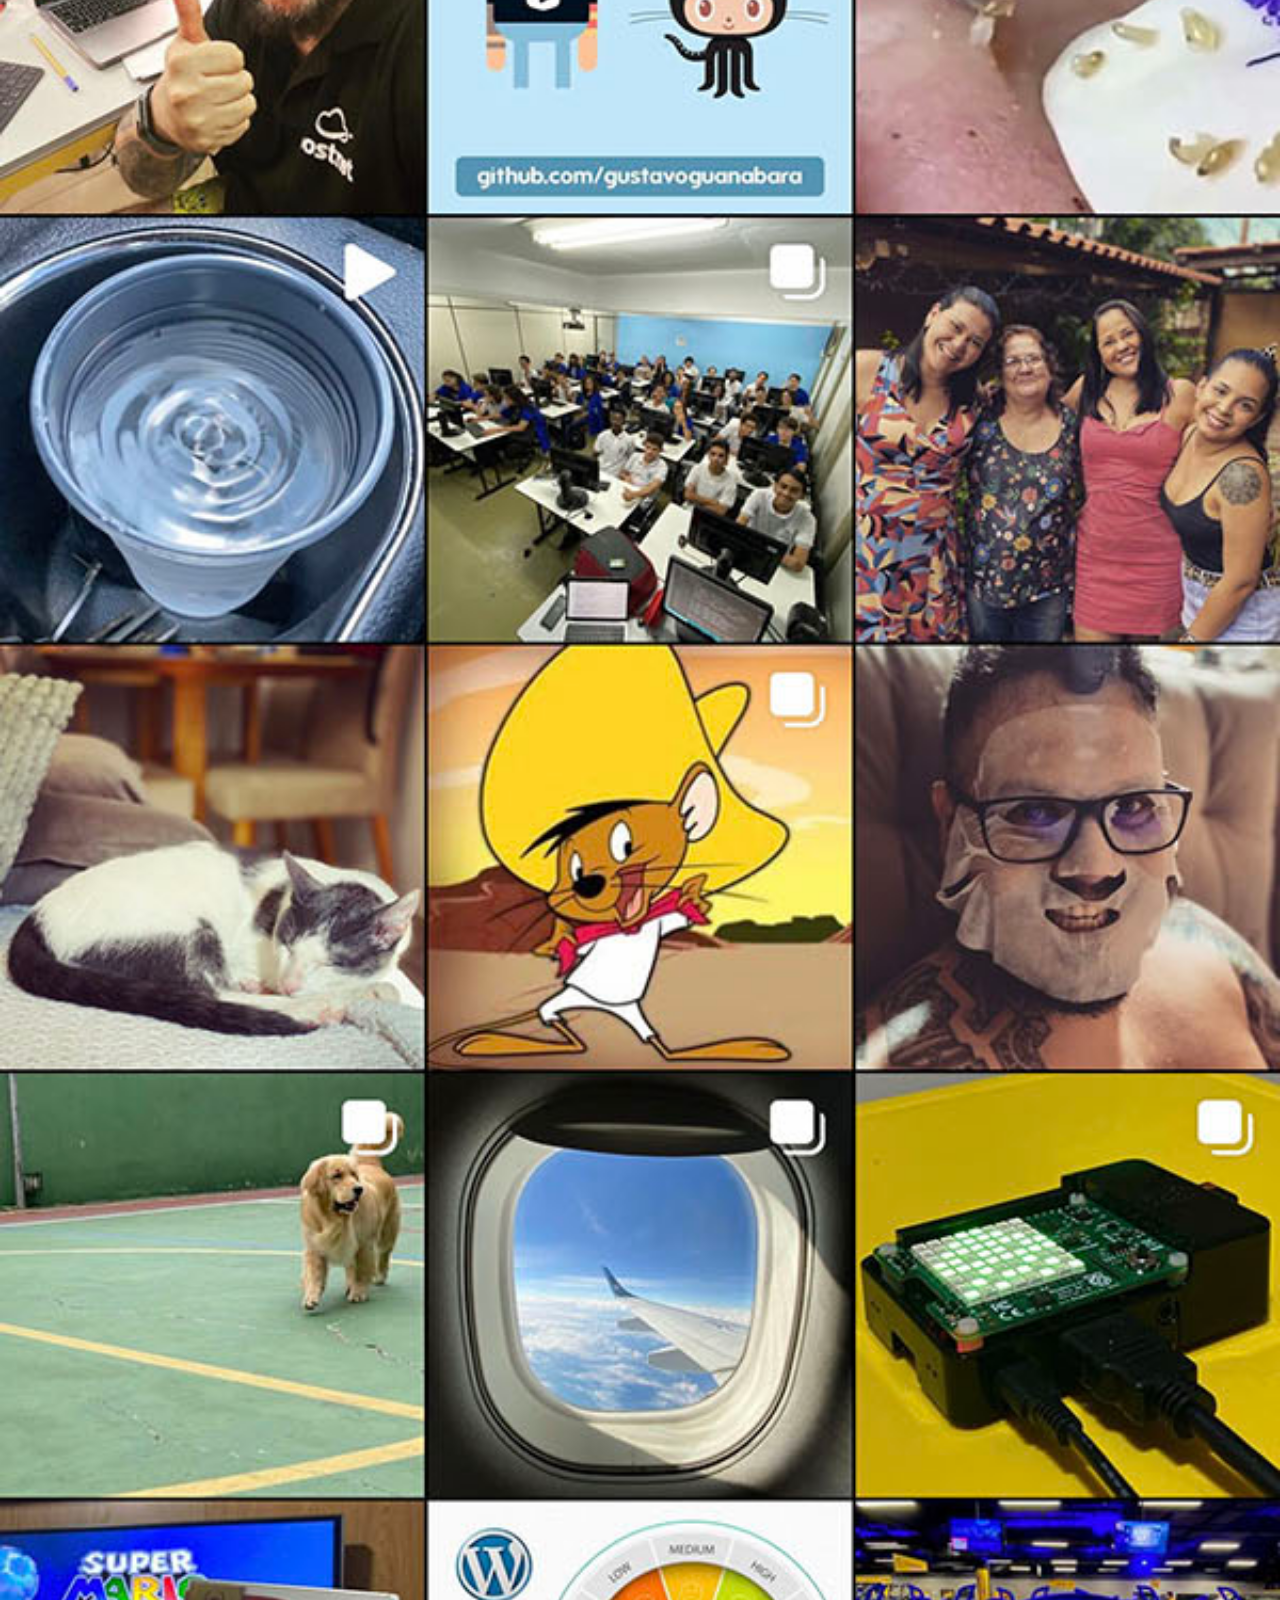
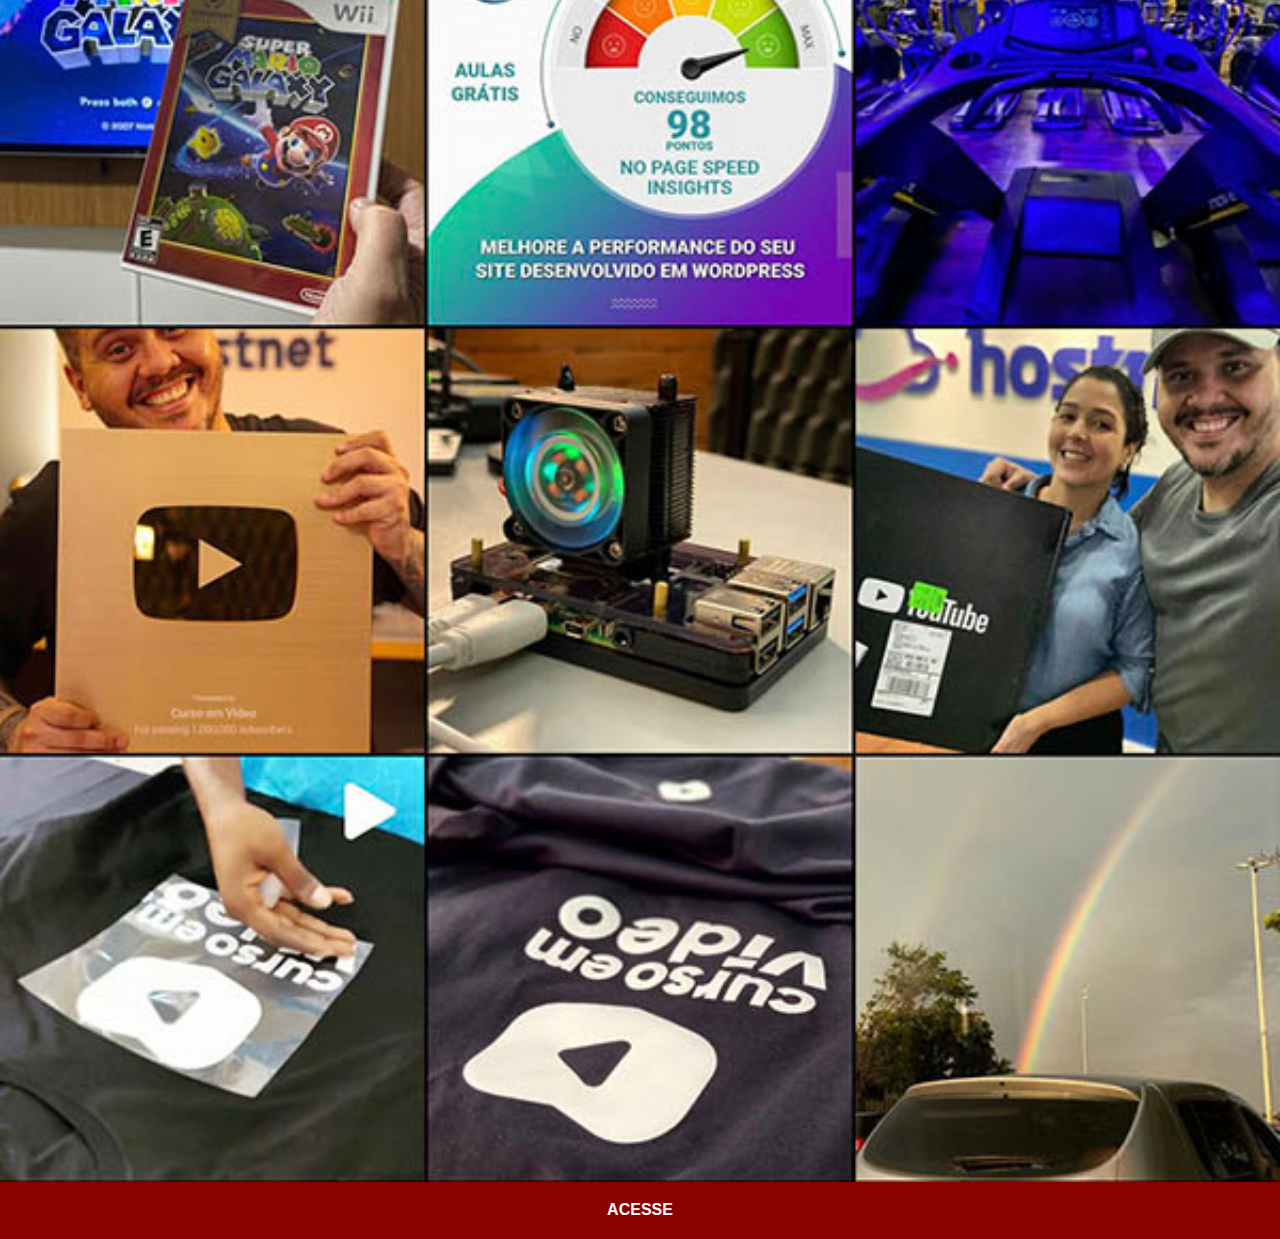
<file: instagram.html>
<!DOCTYPE html>
<html lang="pt-br">
<head>
    <meta charset="UTF-8">
    <meta http-equiv="X-UA-Compatible" content="IE=edge">
    <meta name="viewport" content="width=device-width, initial-scale=1.0">
    <title>Instagram</title>
    <link rel="stylesheet" href="estilos/social.css">
</head>
<body>
    <img src="imagens/tela-instagram.jpg" alt="Youtube">
    <a href="https://www.instagram.com/gustavoguanabara/" target="_blank" >ACESSE</a>
</body>
</html>
</file>
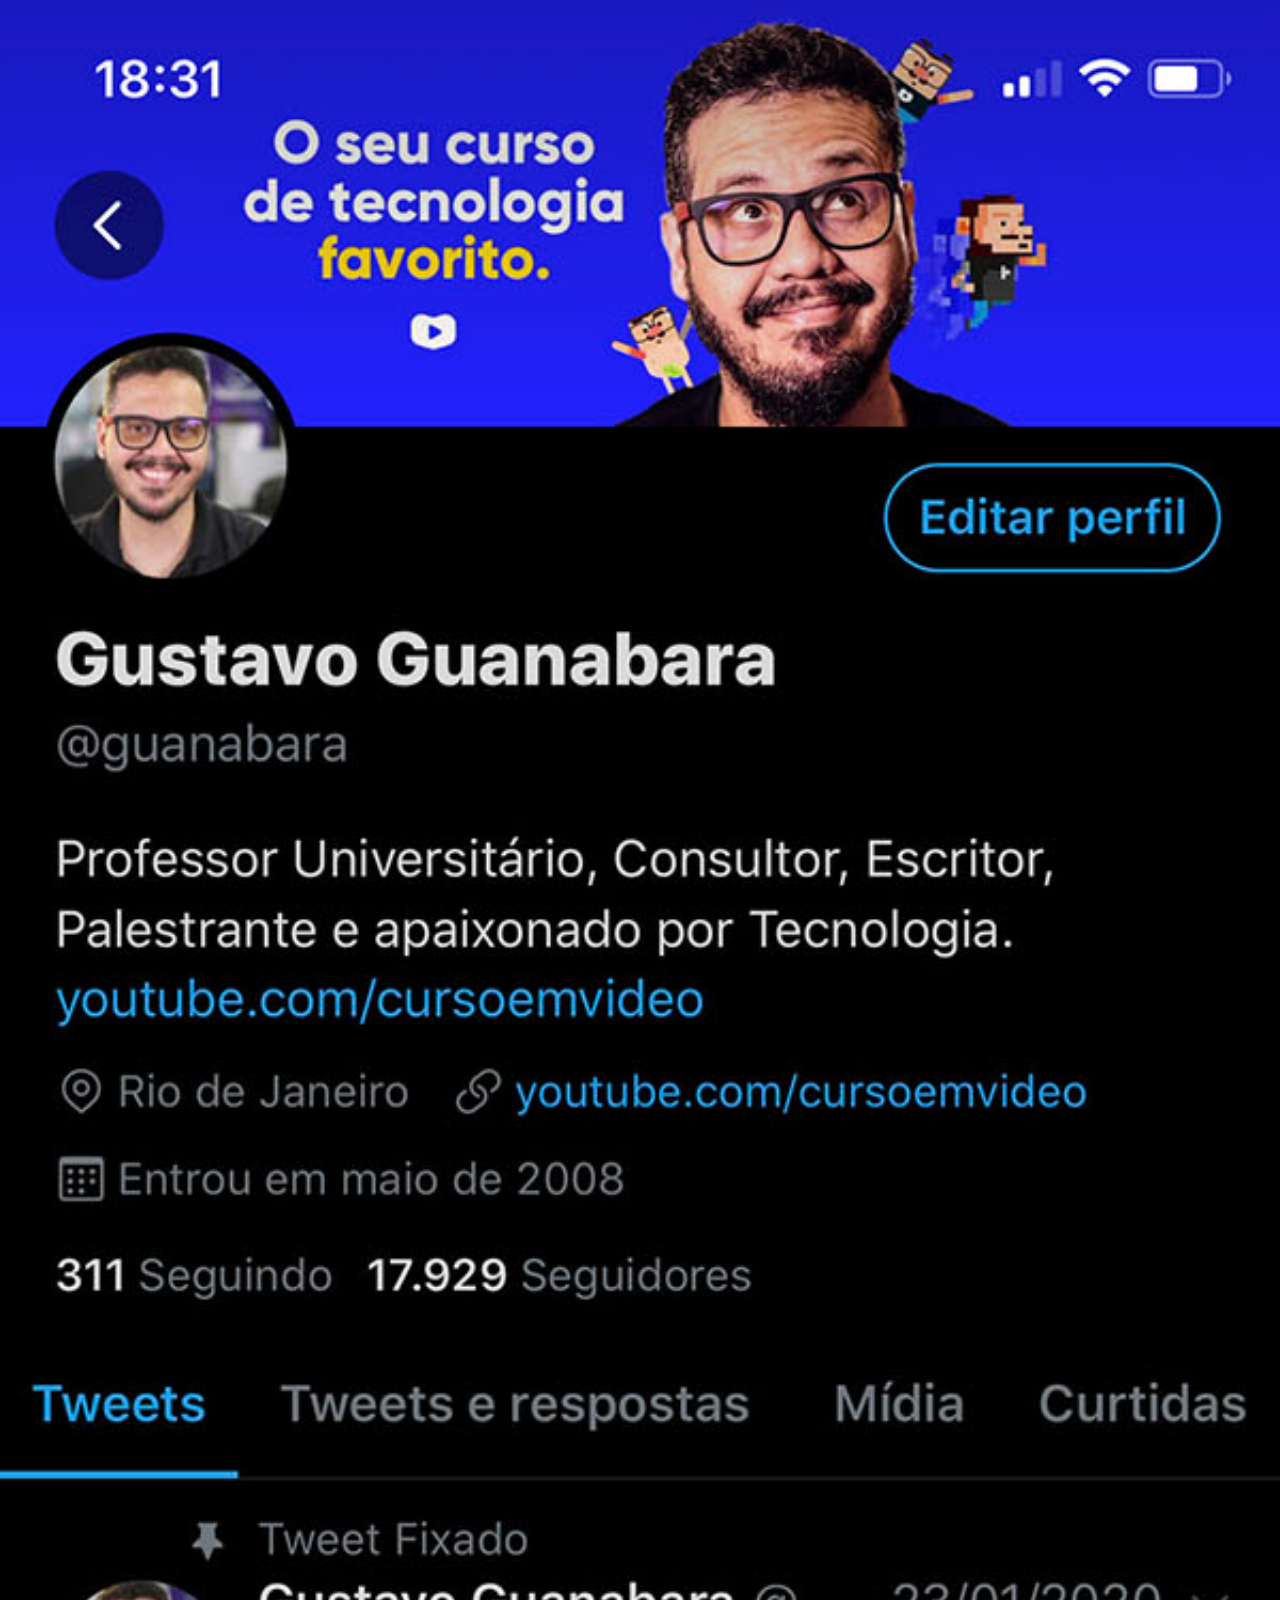
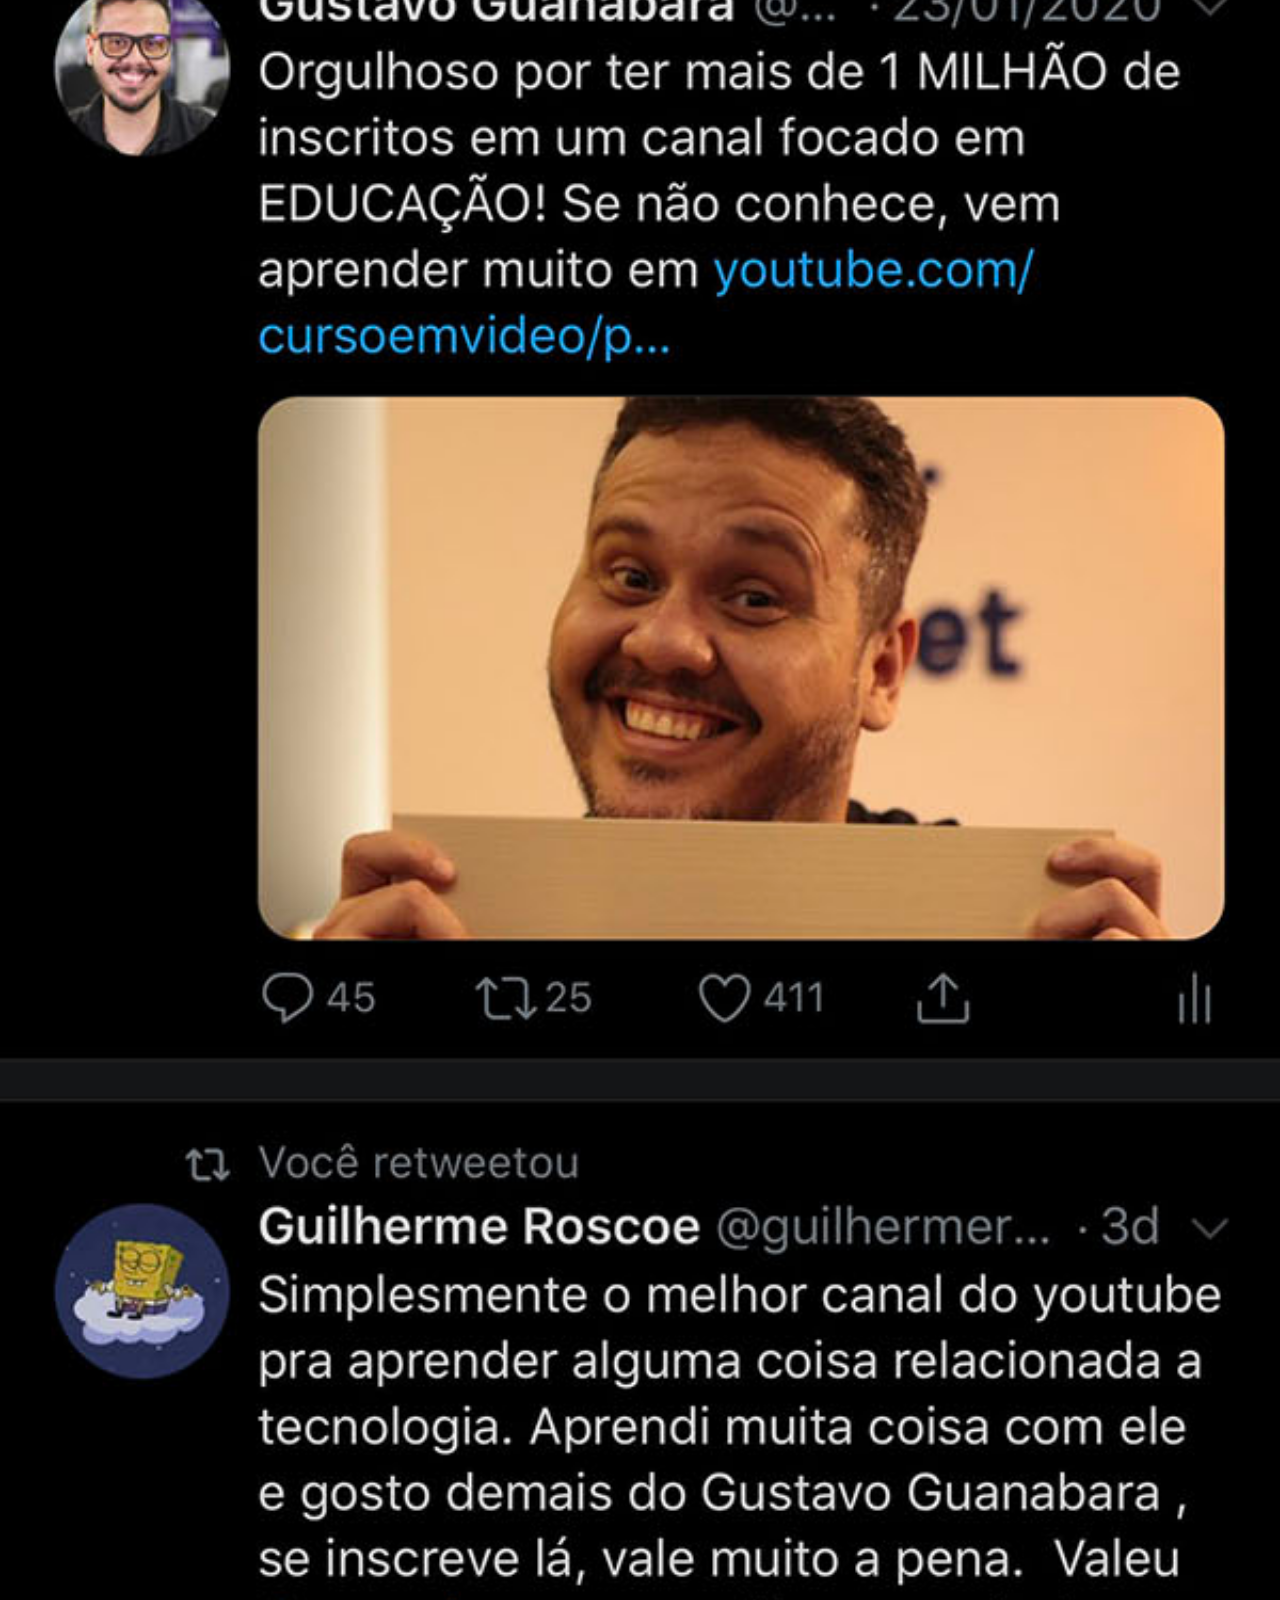
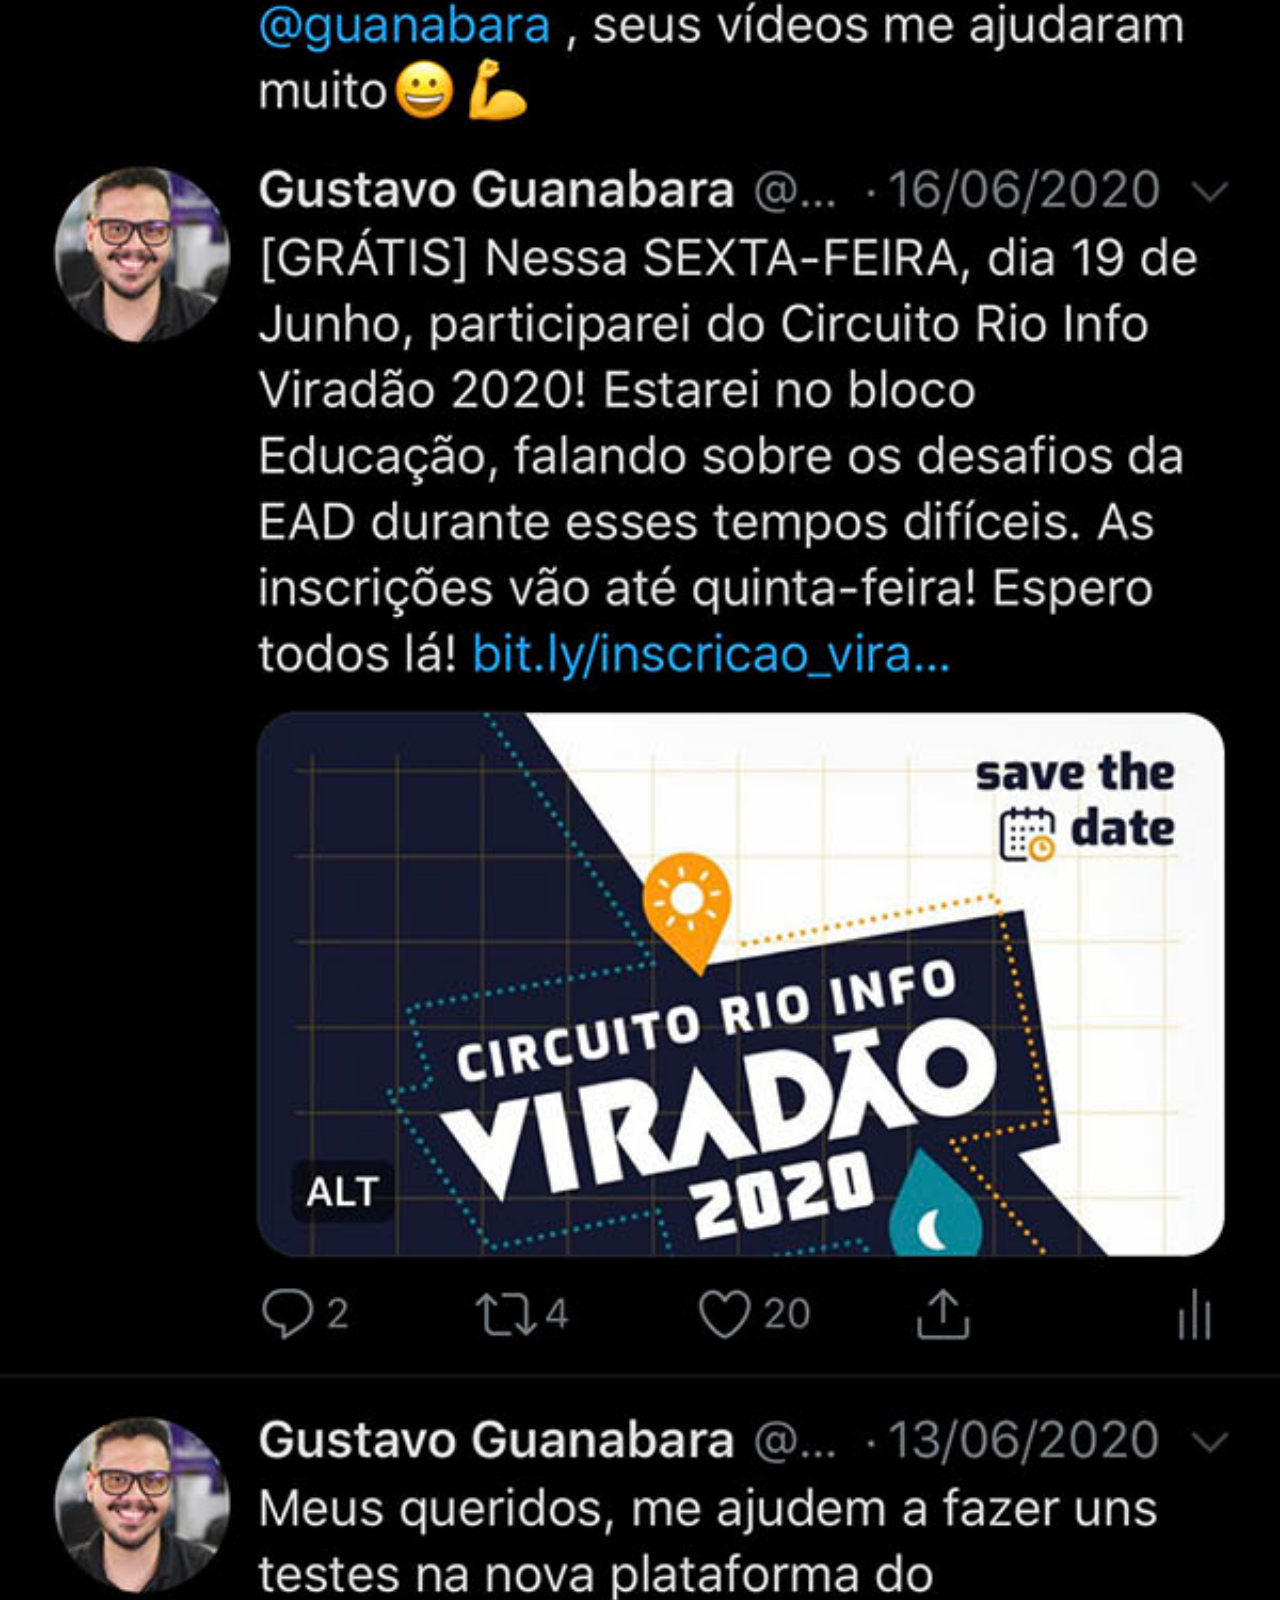
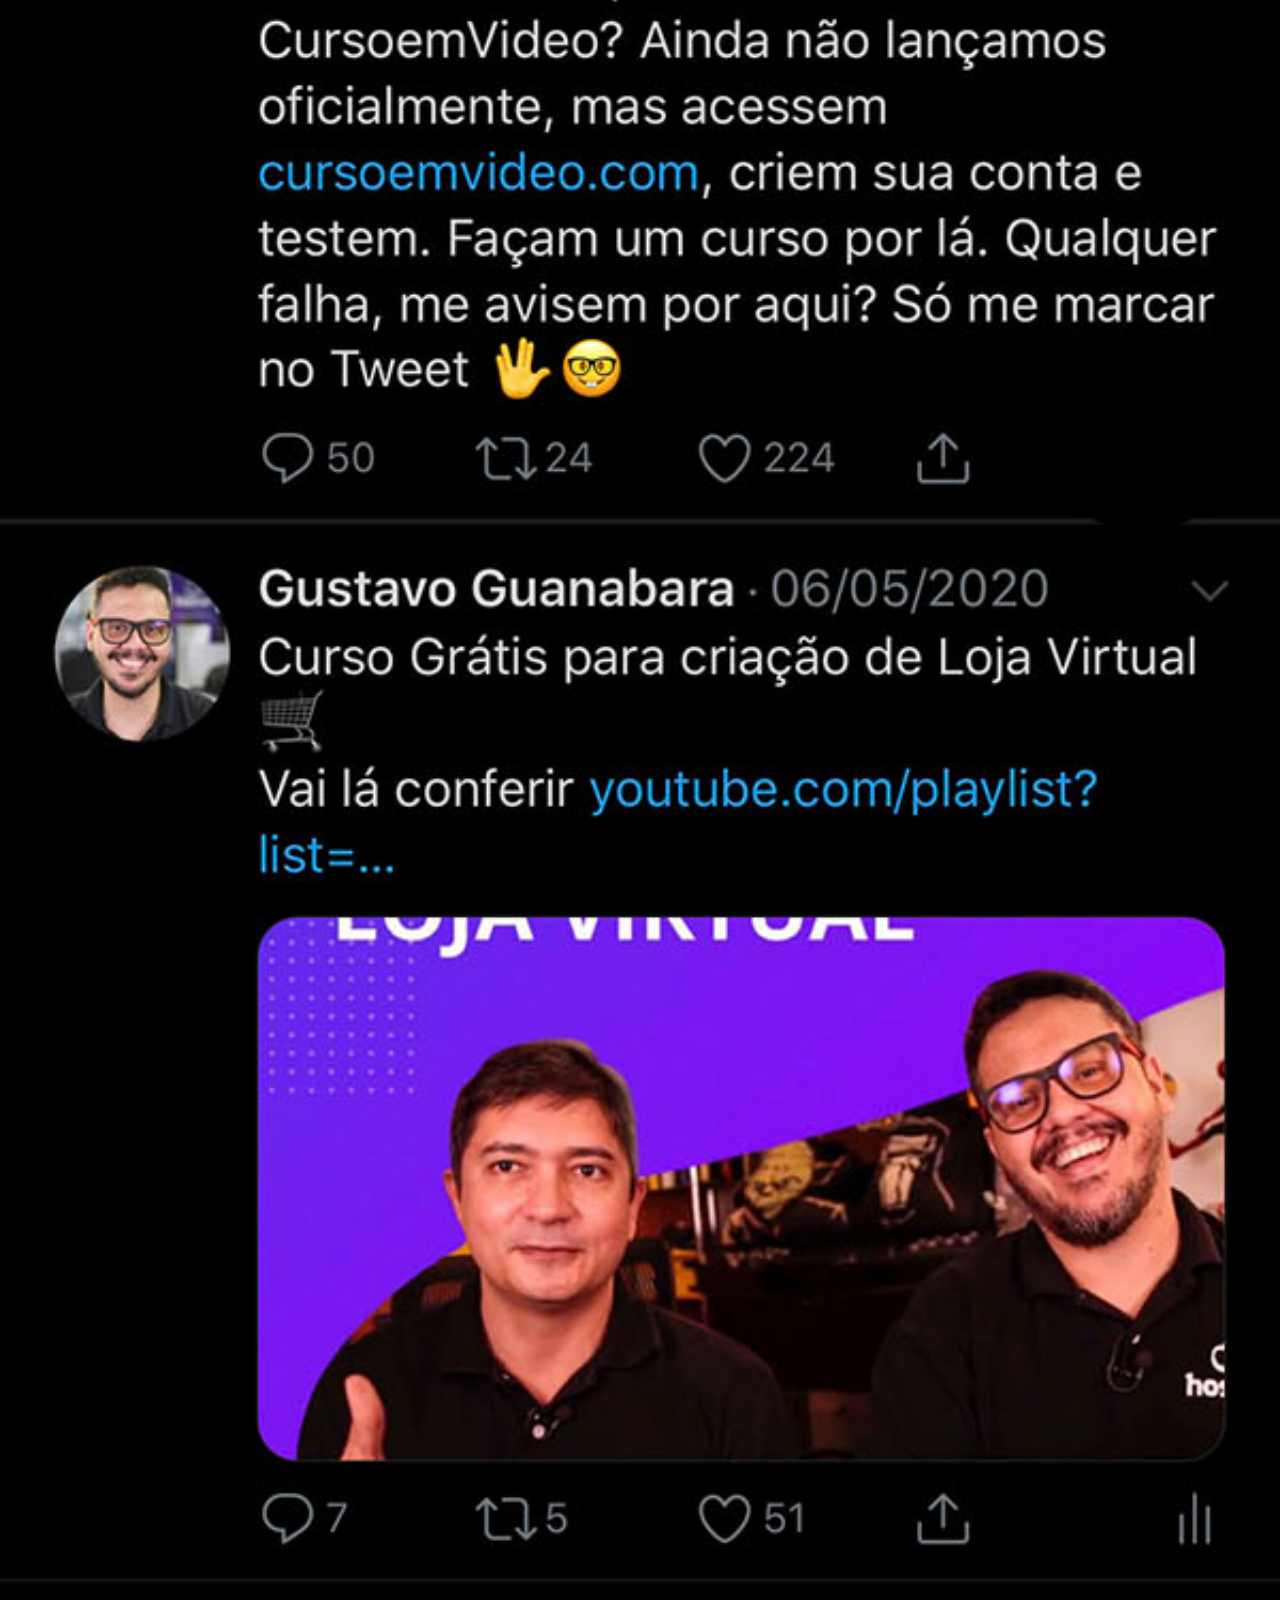
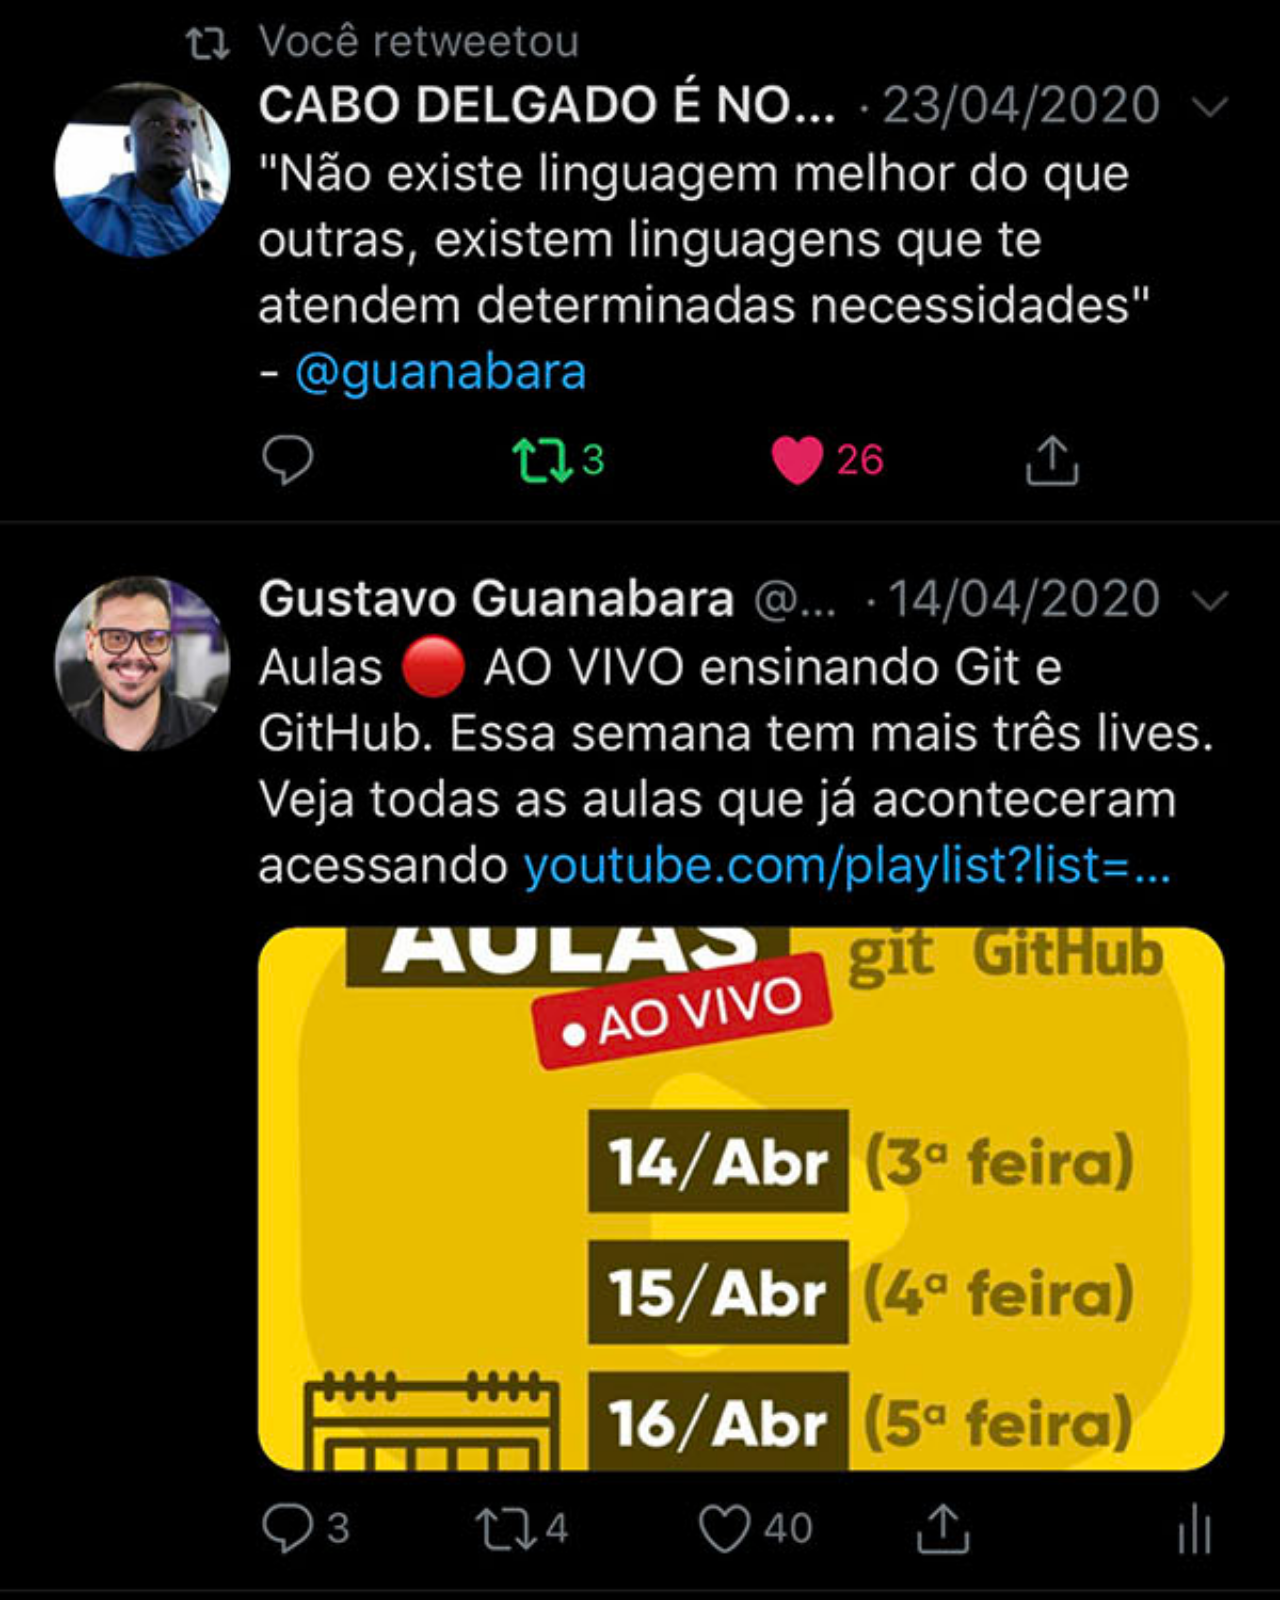
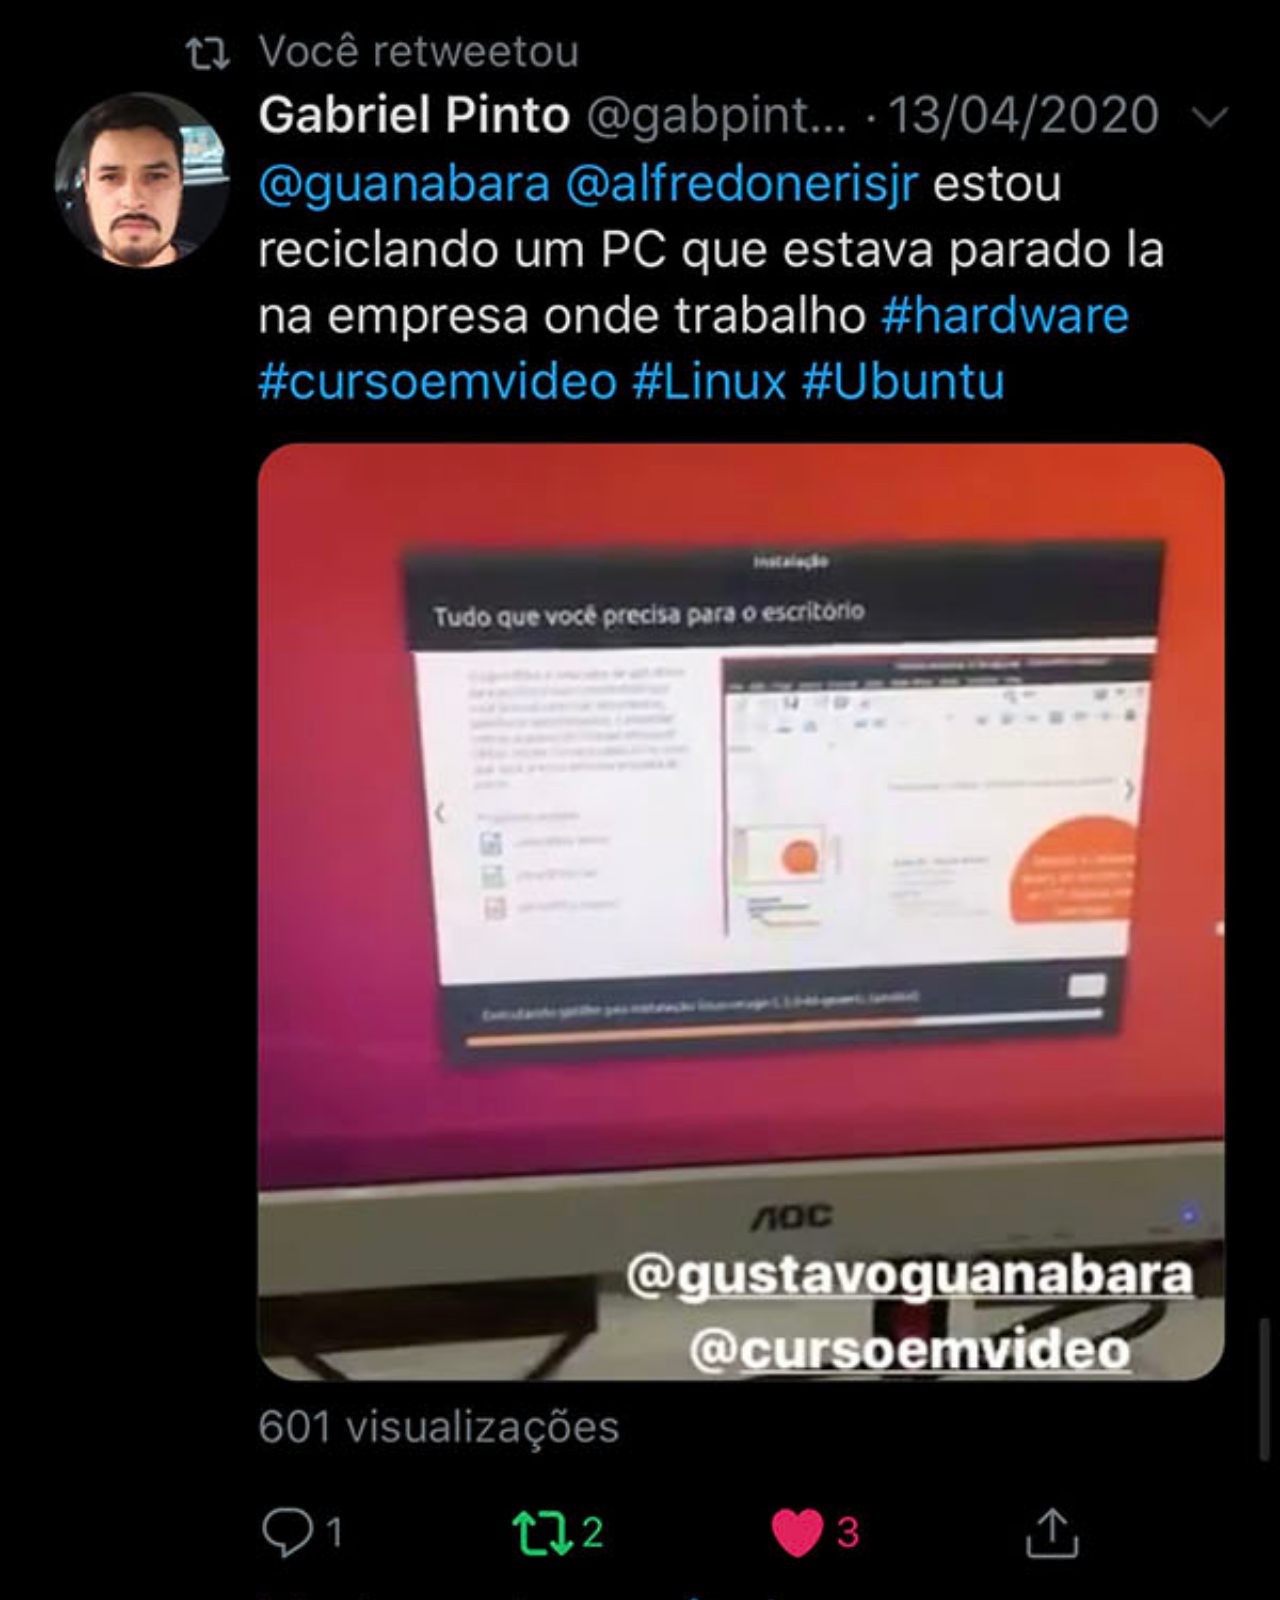
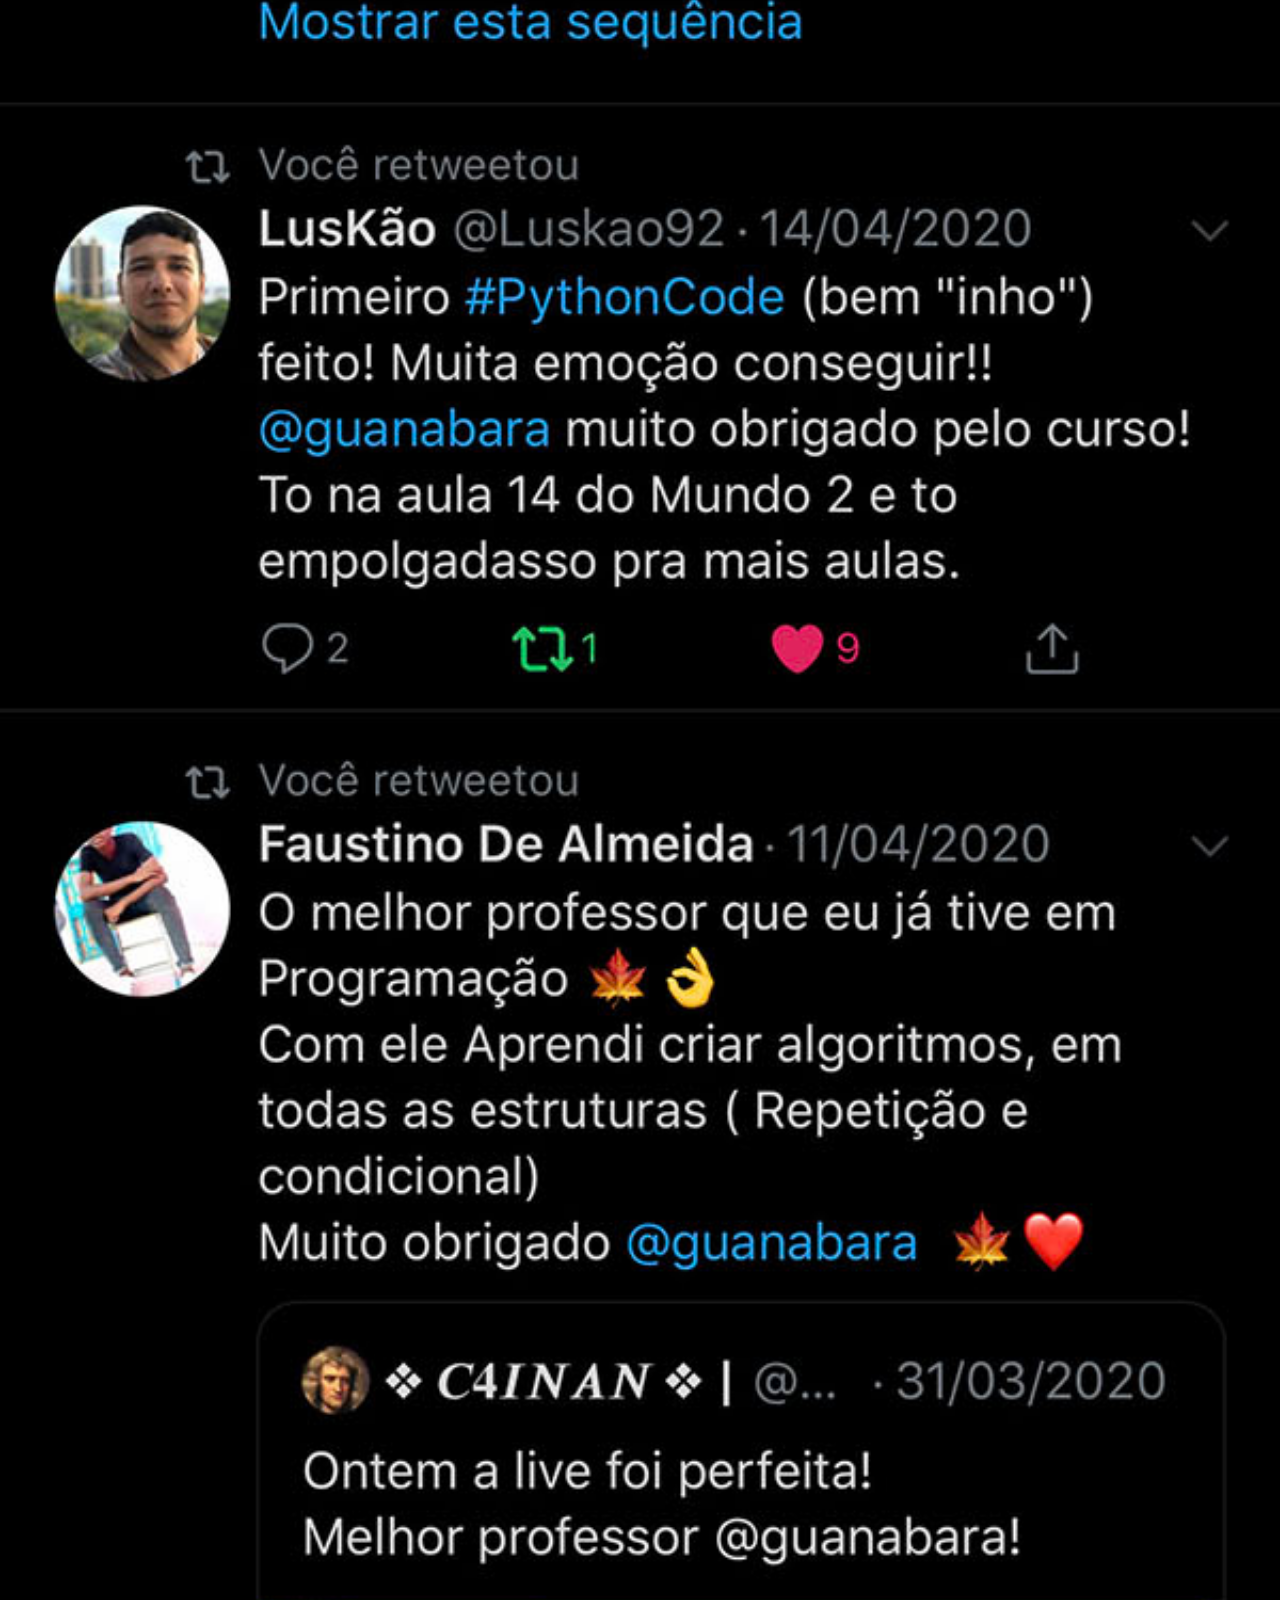
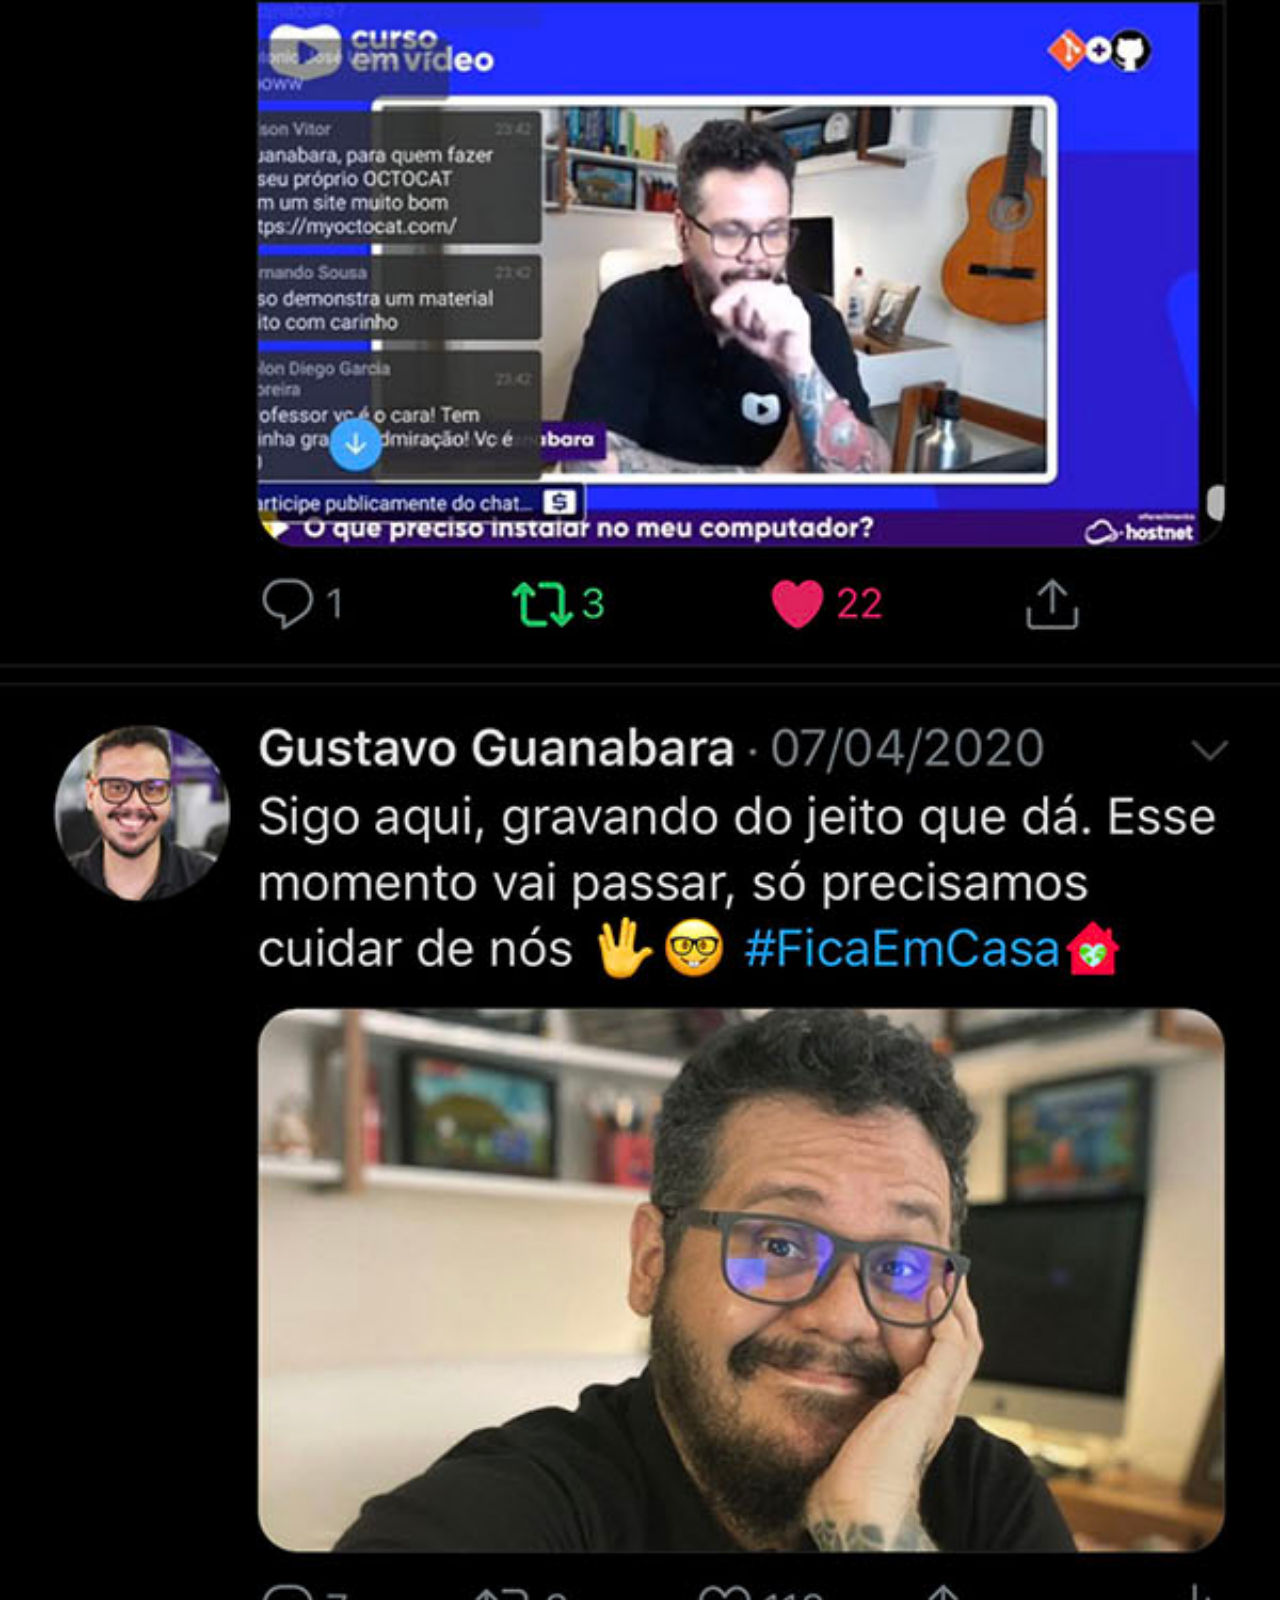
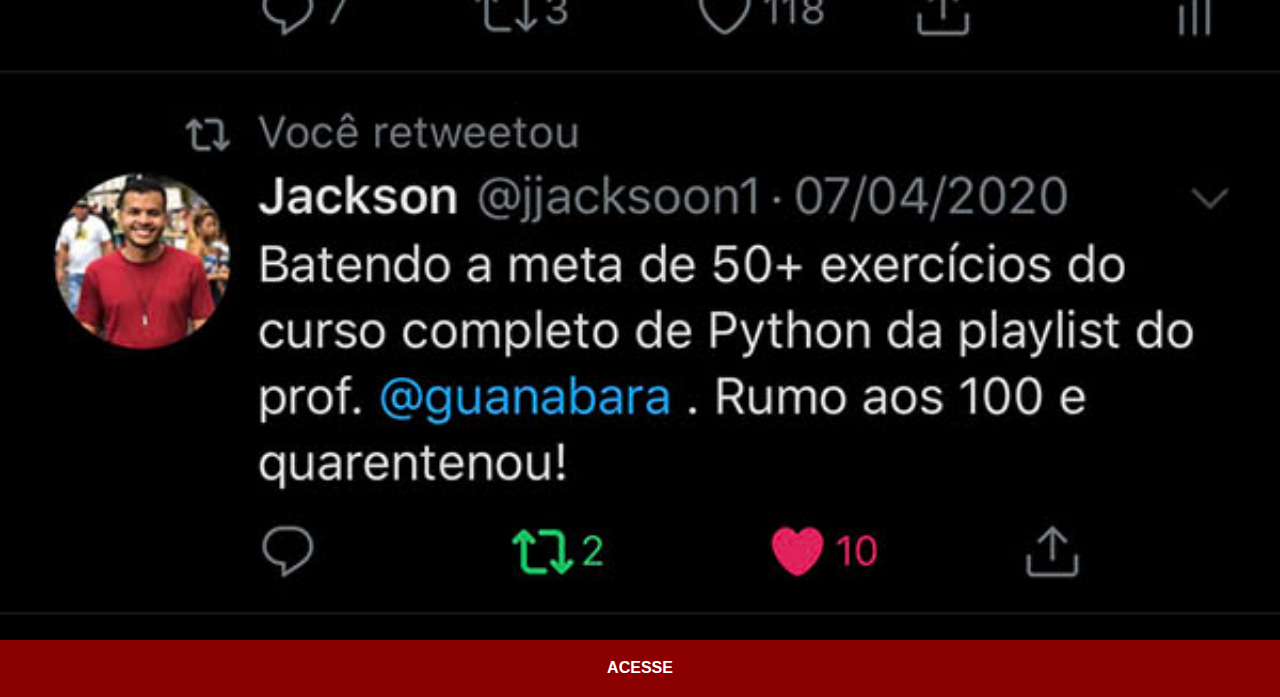
<file: twitter.html>
<!DOCTYPE html>
<html lang="pt-br">
<head>
    <meta charset="UTF-8">
    <meta http-equiv="X-UA-Compatible" content="IE=edge">
    <meta name="viewport" content="width=device-width, initial-scale=1.0">
    <title>Twitter</title>
    <link rel="stylesheet" href="estilos/social.css">
</head>
<body>
    <img src="imagens/tela-twitter.jpg" alt="Youtube">
    <a href="https://twitter.com/guanabara" target="_blank">ACESSE</a>
</body>
</html>
</file>
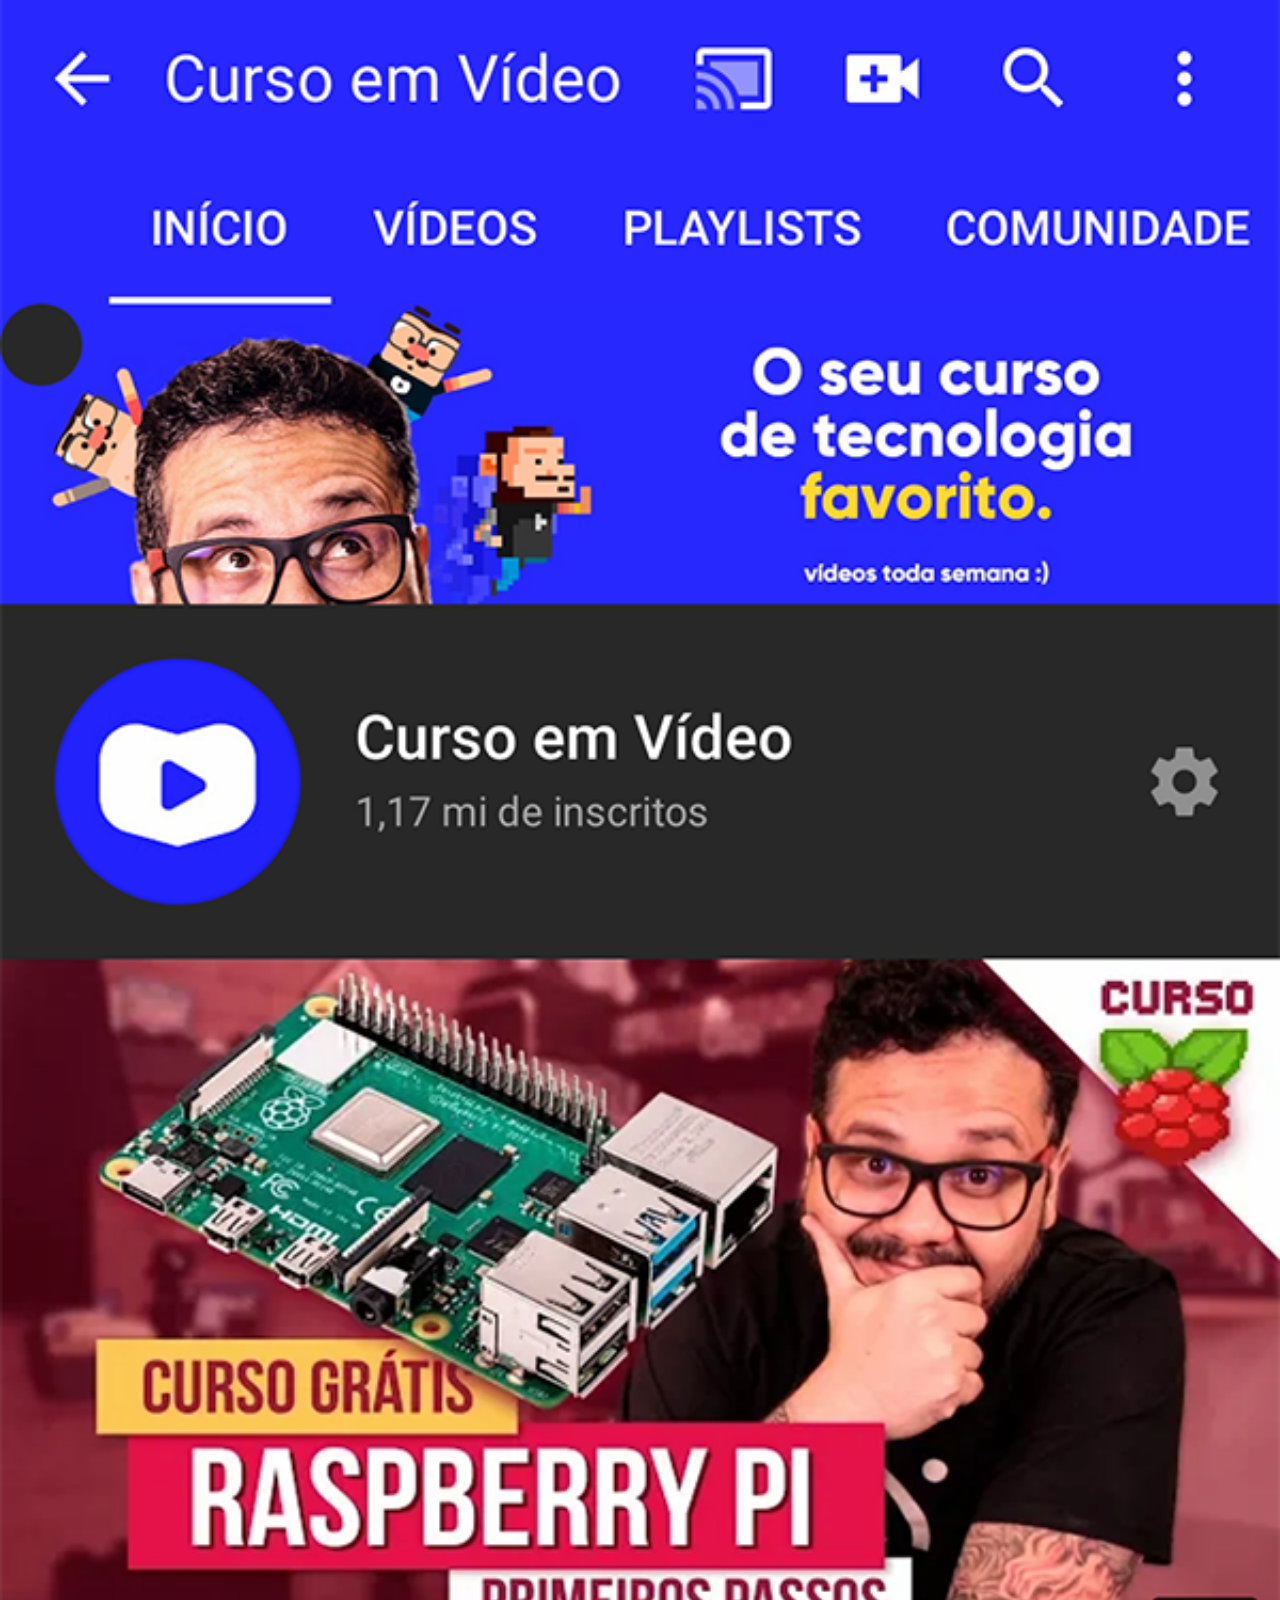
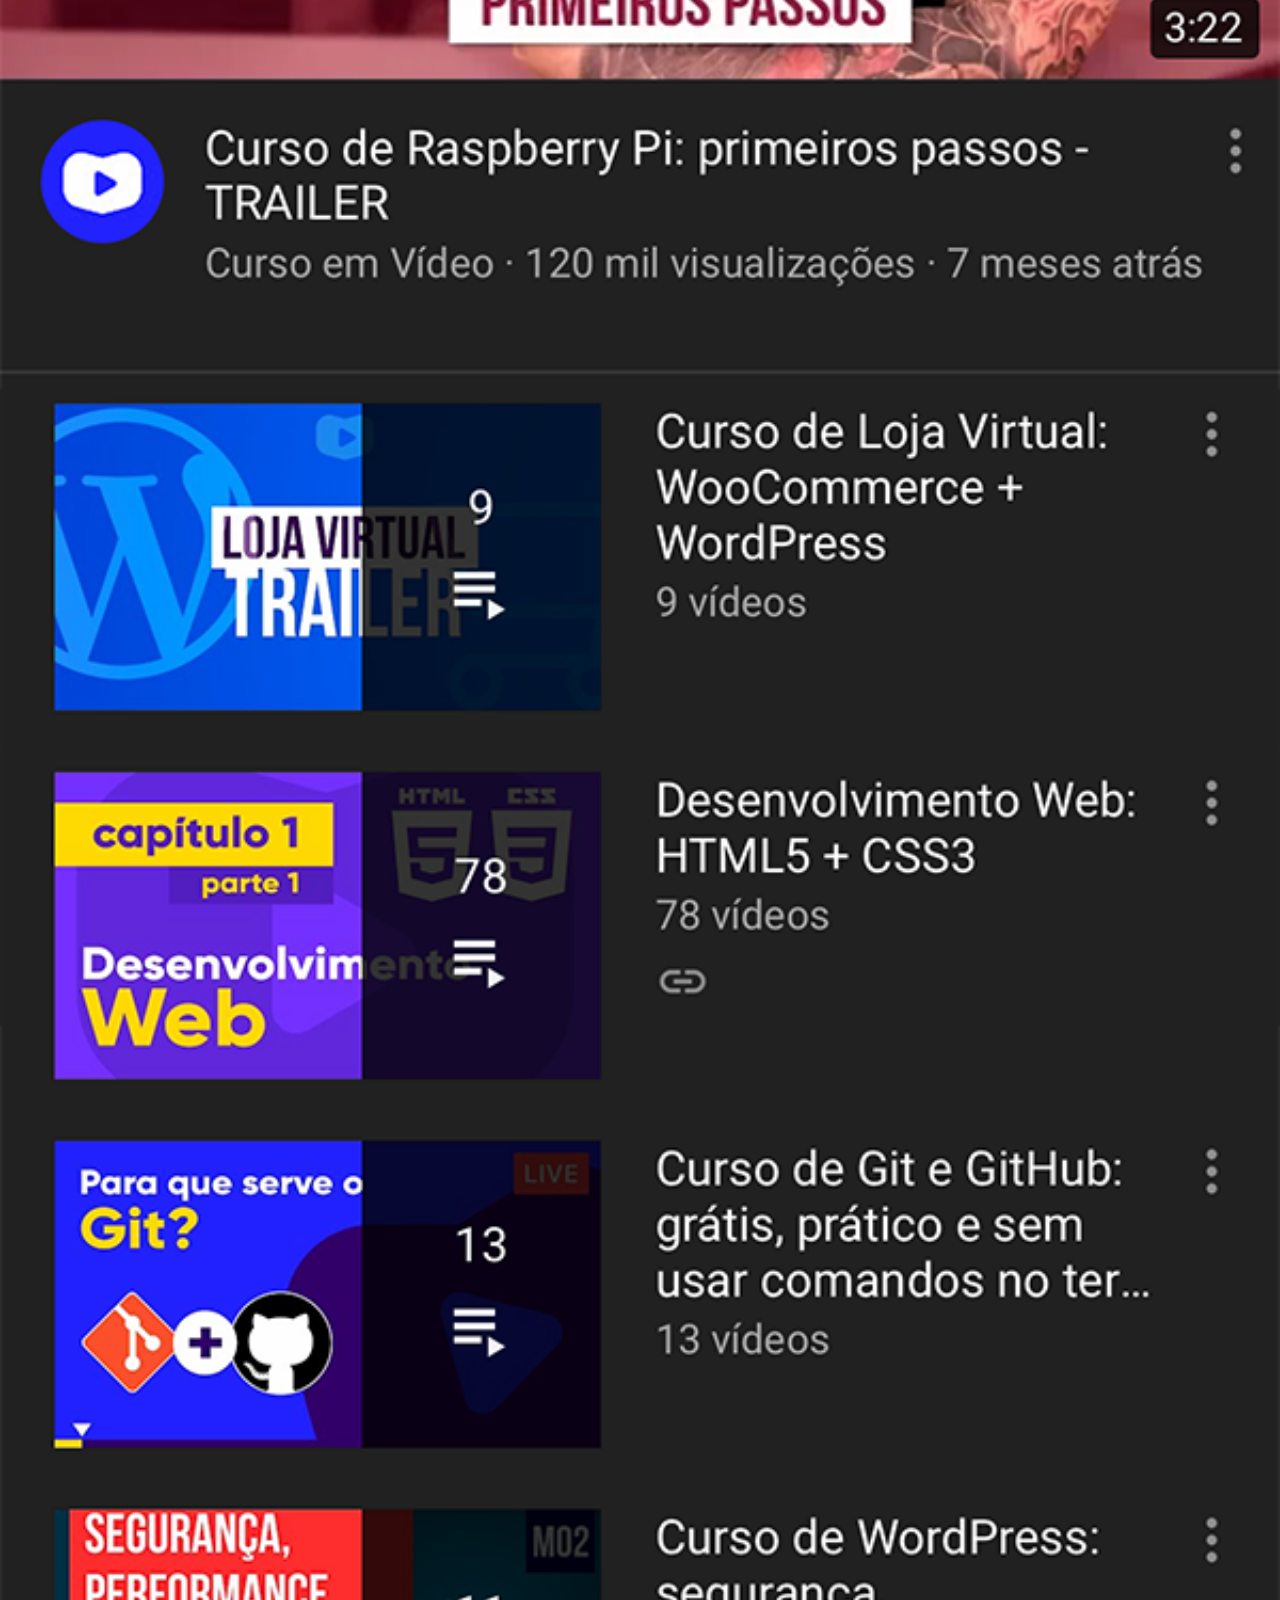
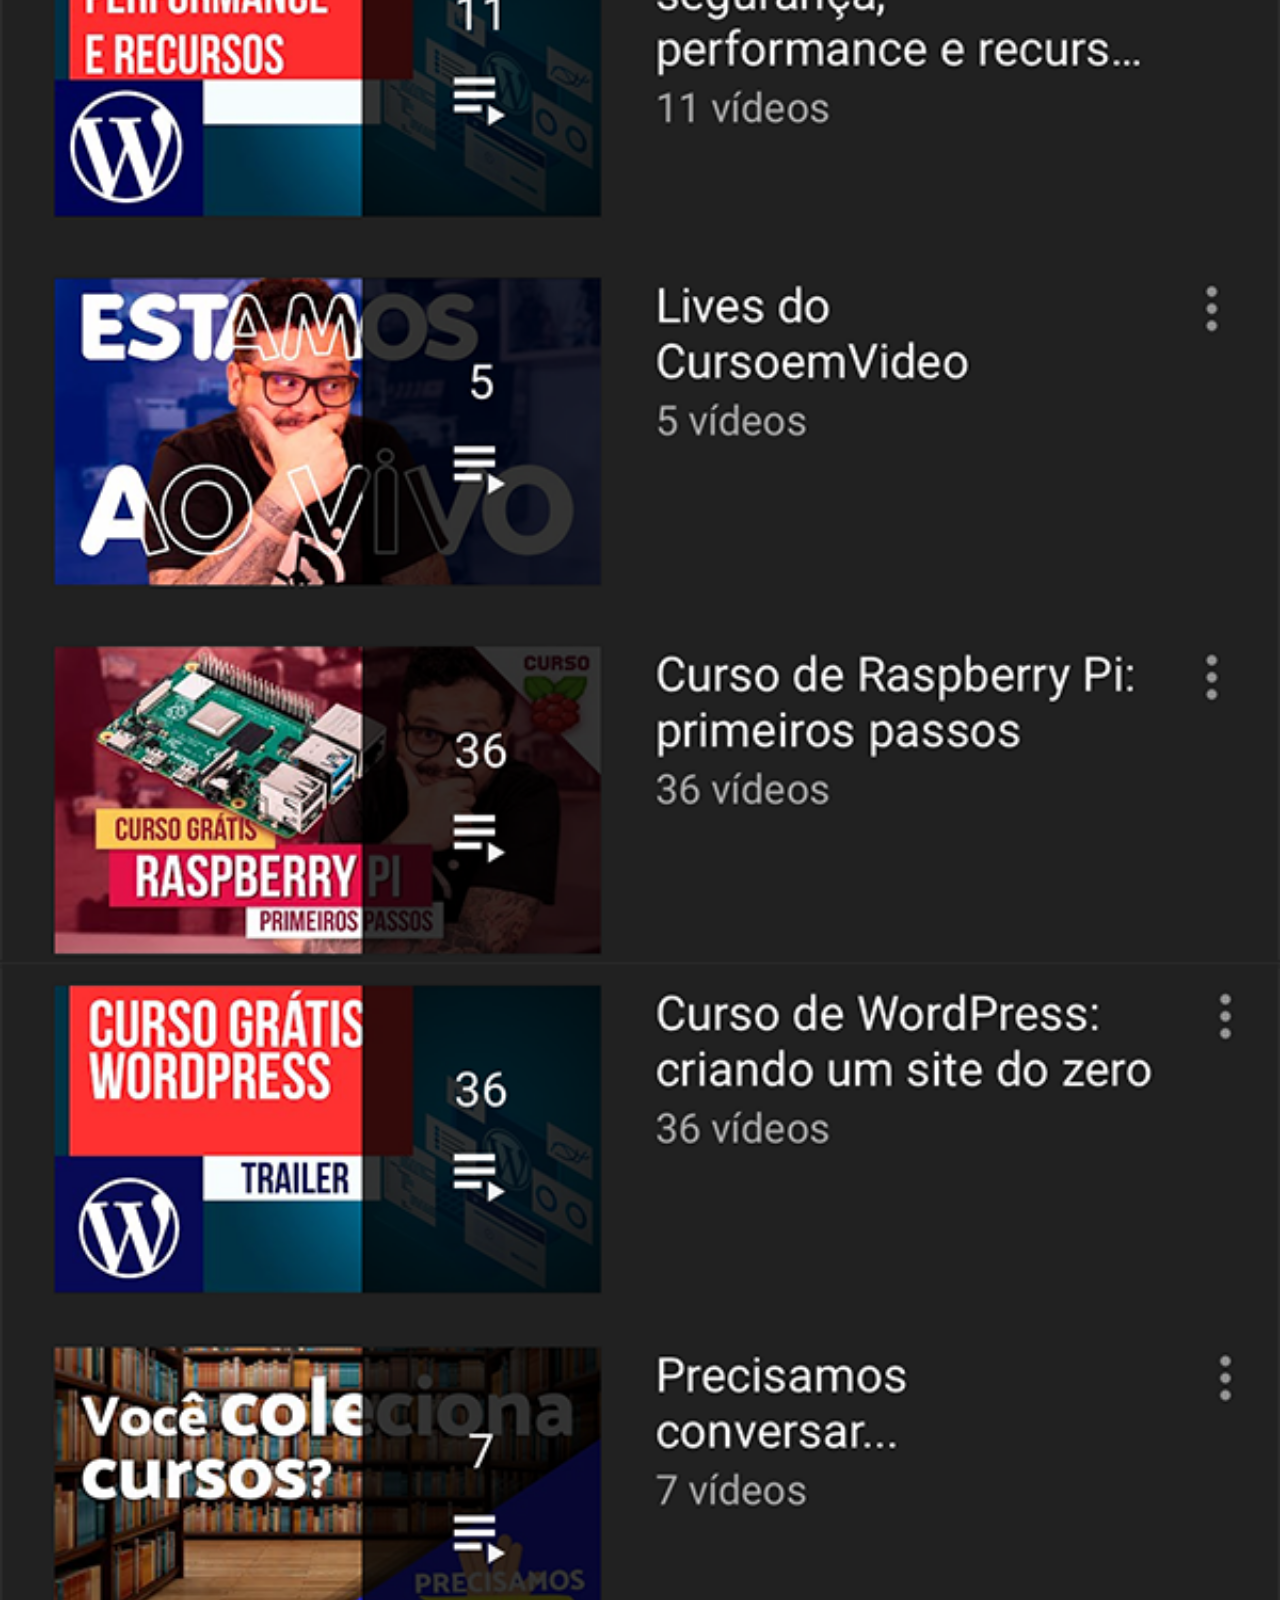
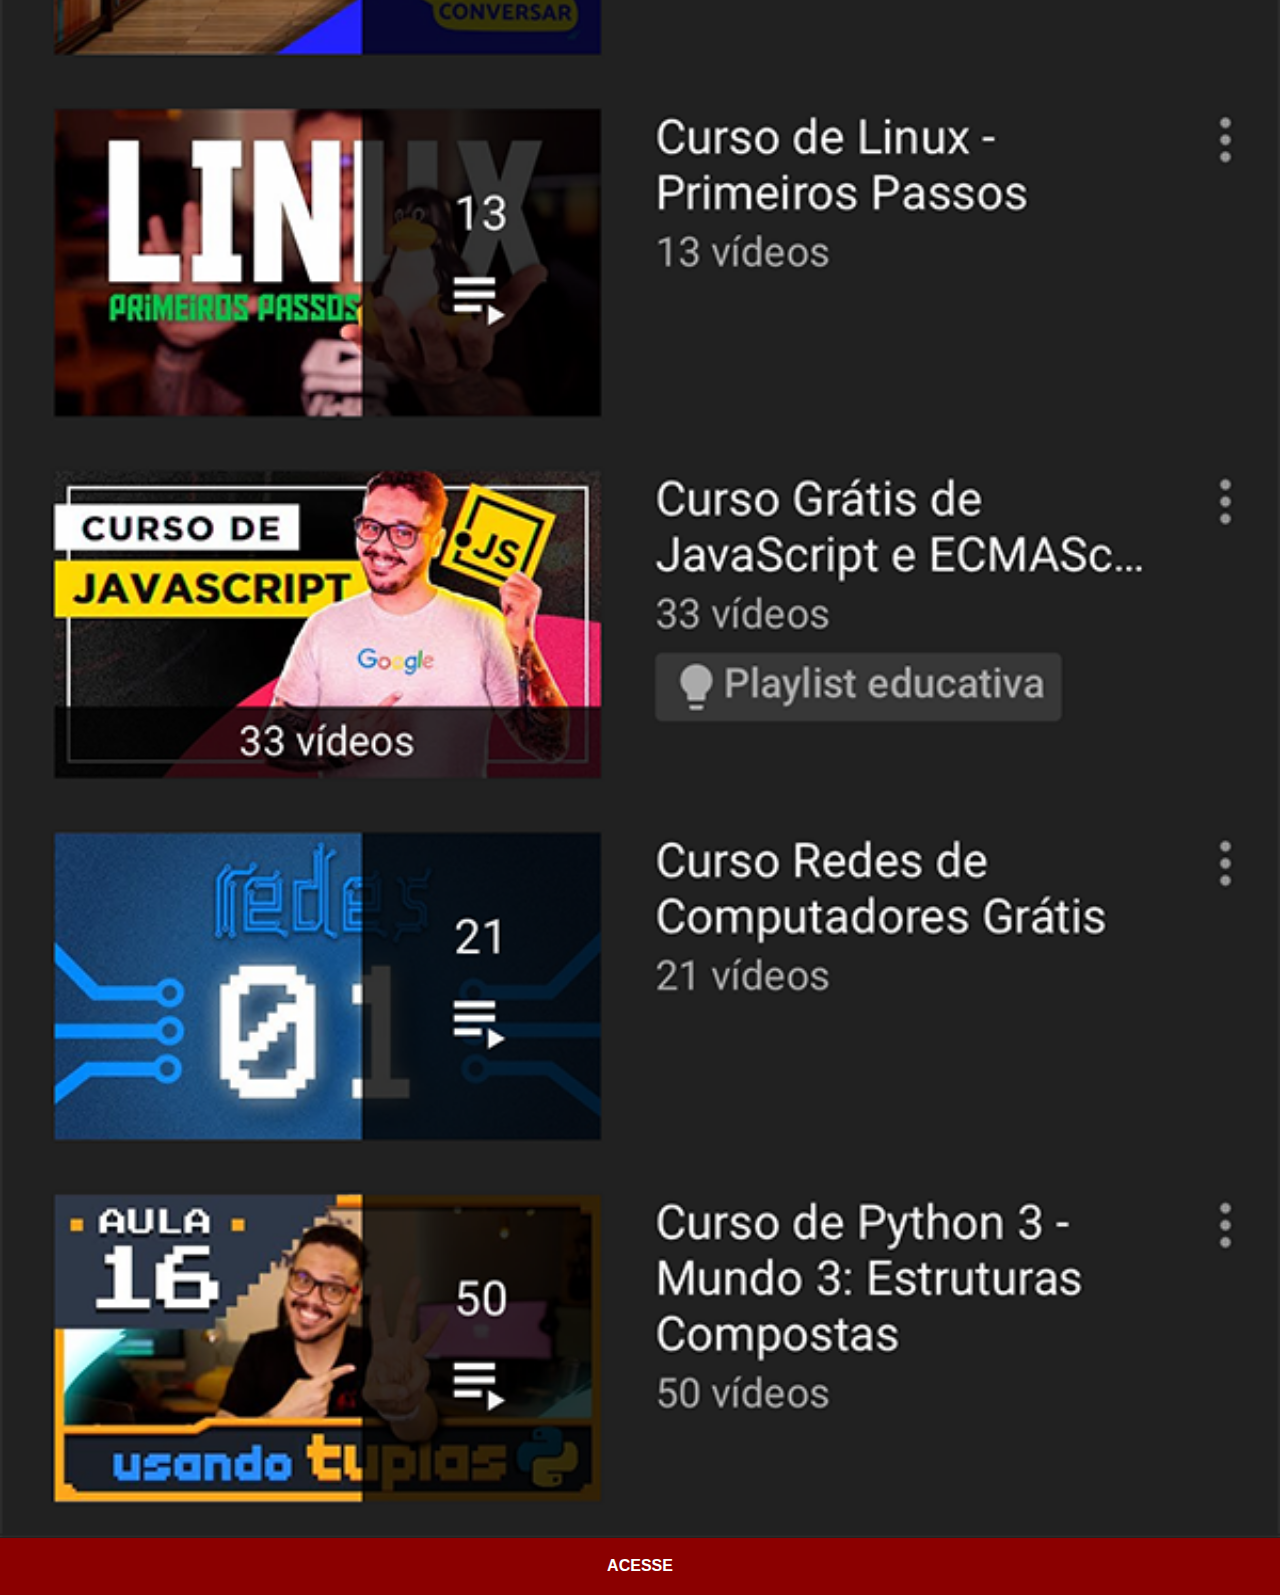
<file: youtube.html>
<!DOCTYPE html>
<html lang="pt-br">
<head>
    <meta charset="UTF-8">
    <meta http-equiv="X-UA-Compatible" content="IE=edge">
    <meta name="viewport" content="width=device-width, initial-scale=1.0">
    <title>youtube</title>
    <link rel="stylesheet" href="estilos/social.css">
    
</head>
<body>
    <img src="imagens/tela-youtube.png" alt="Youtube">
    <a href="https://www.youtube.com/c/CursoemV%C3%ADdeo" target="_blank">ACESSE</a>
</body>
</html>
</file>
<file: estilos/style.css>
@charset "UTF-8";

*{
    margin: 0;
    padding: 0;
    font-family: Arial, Helvetica, sans-serif;
}

html,body {
    height: vh;
    width: vw;
    background-color: black;
}

body {
    background: url(../imagens/fundo-madeira.jpg) no-repeat center center;
    background-size: cover;
    background-attachment: fixed;
}

main {
    height: 100vh;
    position: relative;
}

section#telefone {
    position: absolute;
    top: 50%;
    left: 50%;
    transform: translate(-50%, -50%);

    height: 627px;
    width: 311px;
    background: url(../imagens/frame-iphone.png) no-repeat;
}

iframe#tela {
    position: relative;
    top: 80px;
    left: 22px;
    height: 471px;
    width: 267px;
}

section#redes-sociais img {
    margin: 10px;
    width: 50px;
    height: 50px;
    border-radius: 50%;
    box-shadow: 2px 2px 5px rgba(0, 0, 0, 0.479);
    box-sizing: border-box;
}


section#redes-sociais img:hover {
    border: 2px solid white;
    transform: scale(1.2);
    transition: 0.2s;
    box-shadow: 5px 5px 10px rgb(0, 0, 0);
}

section#redes-sociais {
    text-align: right;
}
</file>
<file: estilos/social.css>
@charset "UTF-8";

* {
    margin: 0px;
    padding: 0px;
    font-family: Arial, Helvetica, sans-serif;
}

::-webkit-scrollbar {
    width: 0px;
    height: 0px;
}

img {
    width: 100vw;
}

a {
    display: block;
    background-color: darkred;
    color: white;
    padding: 20px;
    text-align: center;
    font-weight: bolder;
    text-decoration: none;
    margin-top: -5px;
}

a:hover {
    background-color: red;
}
</file>
